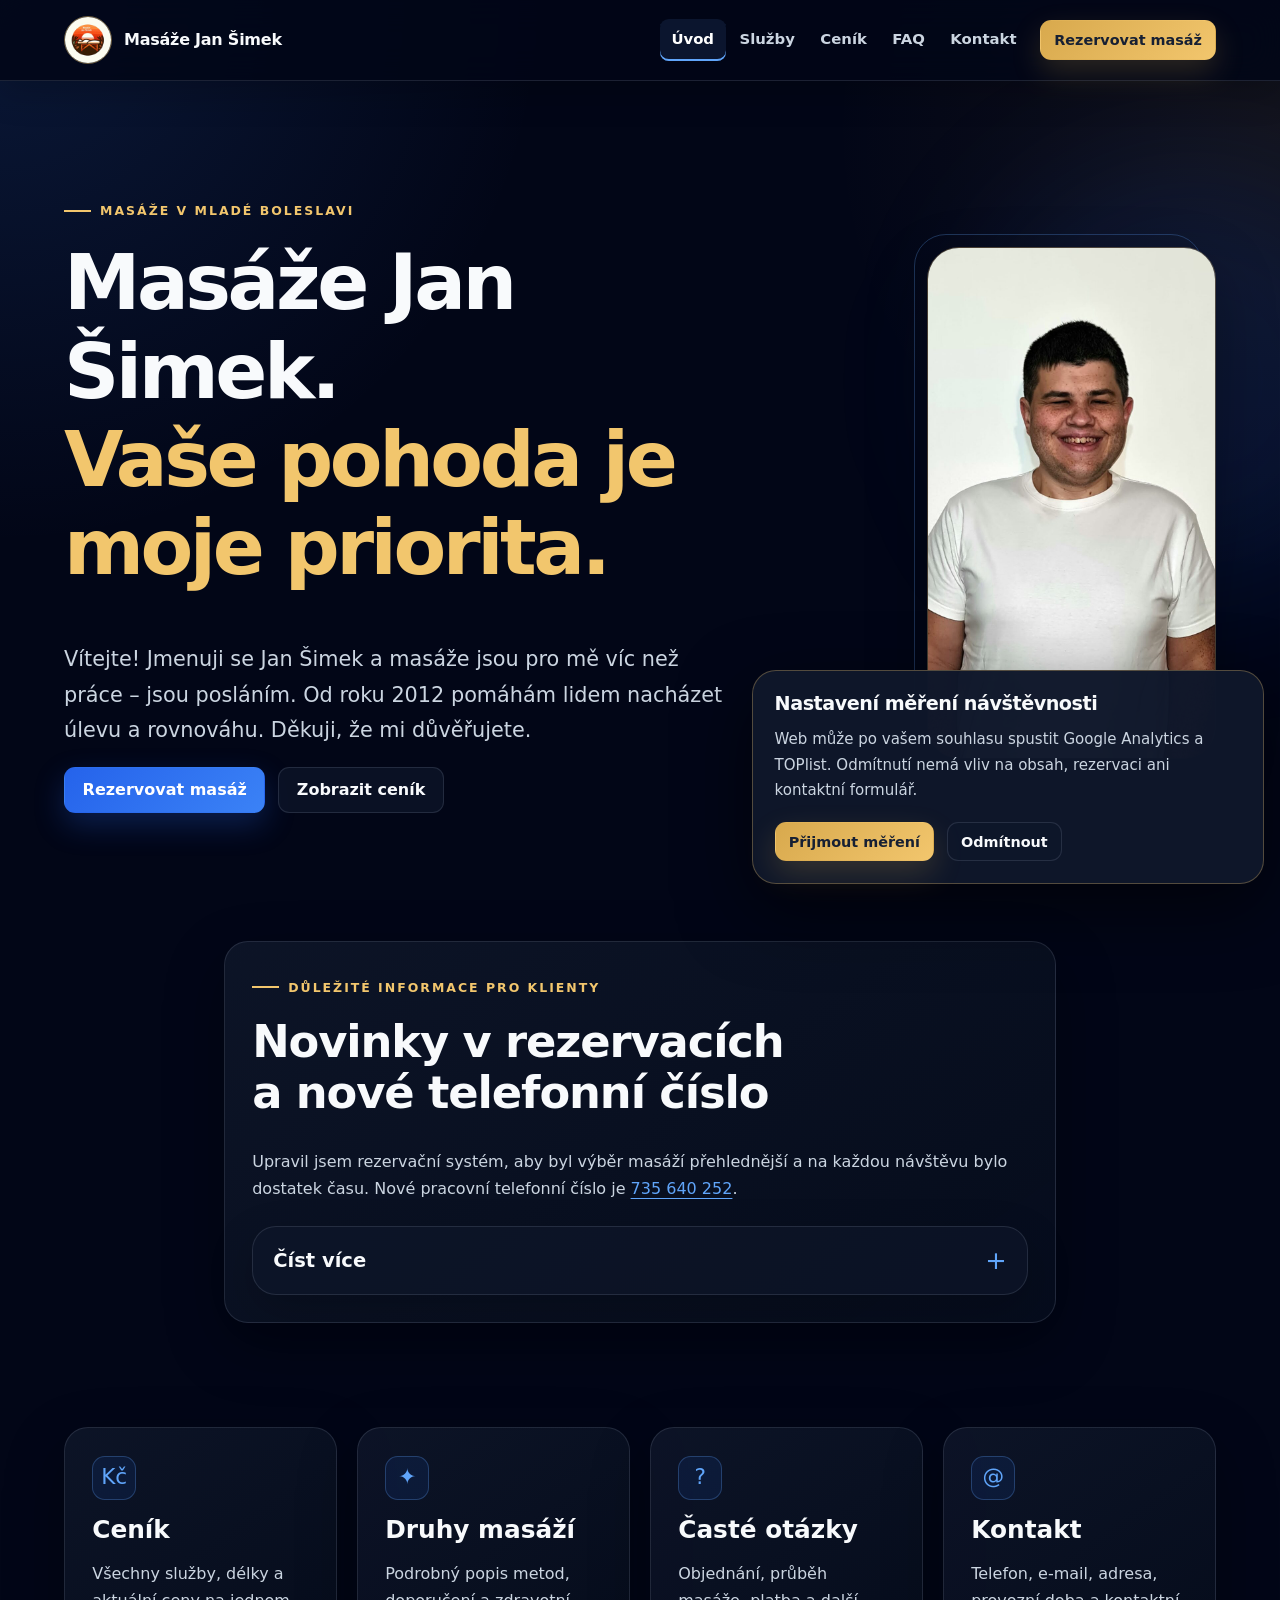
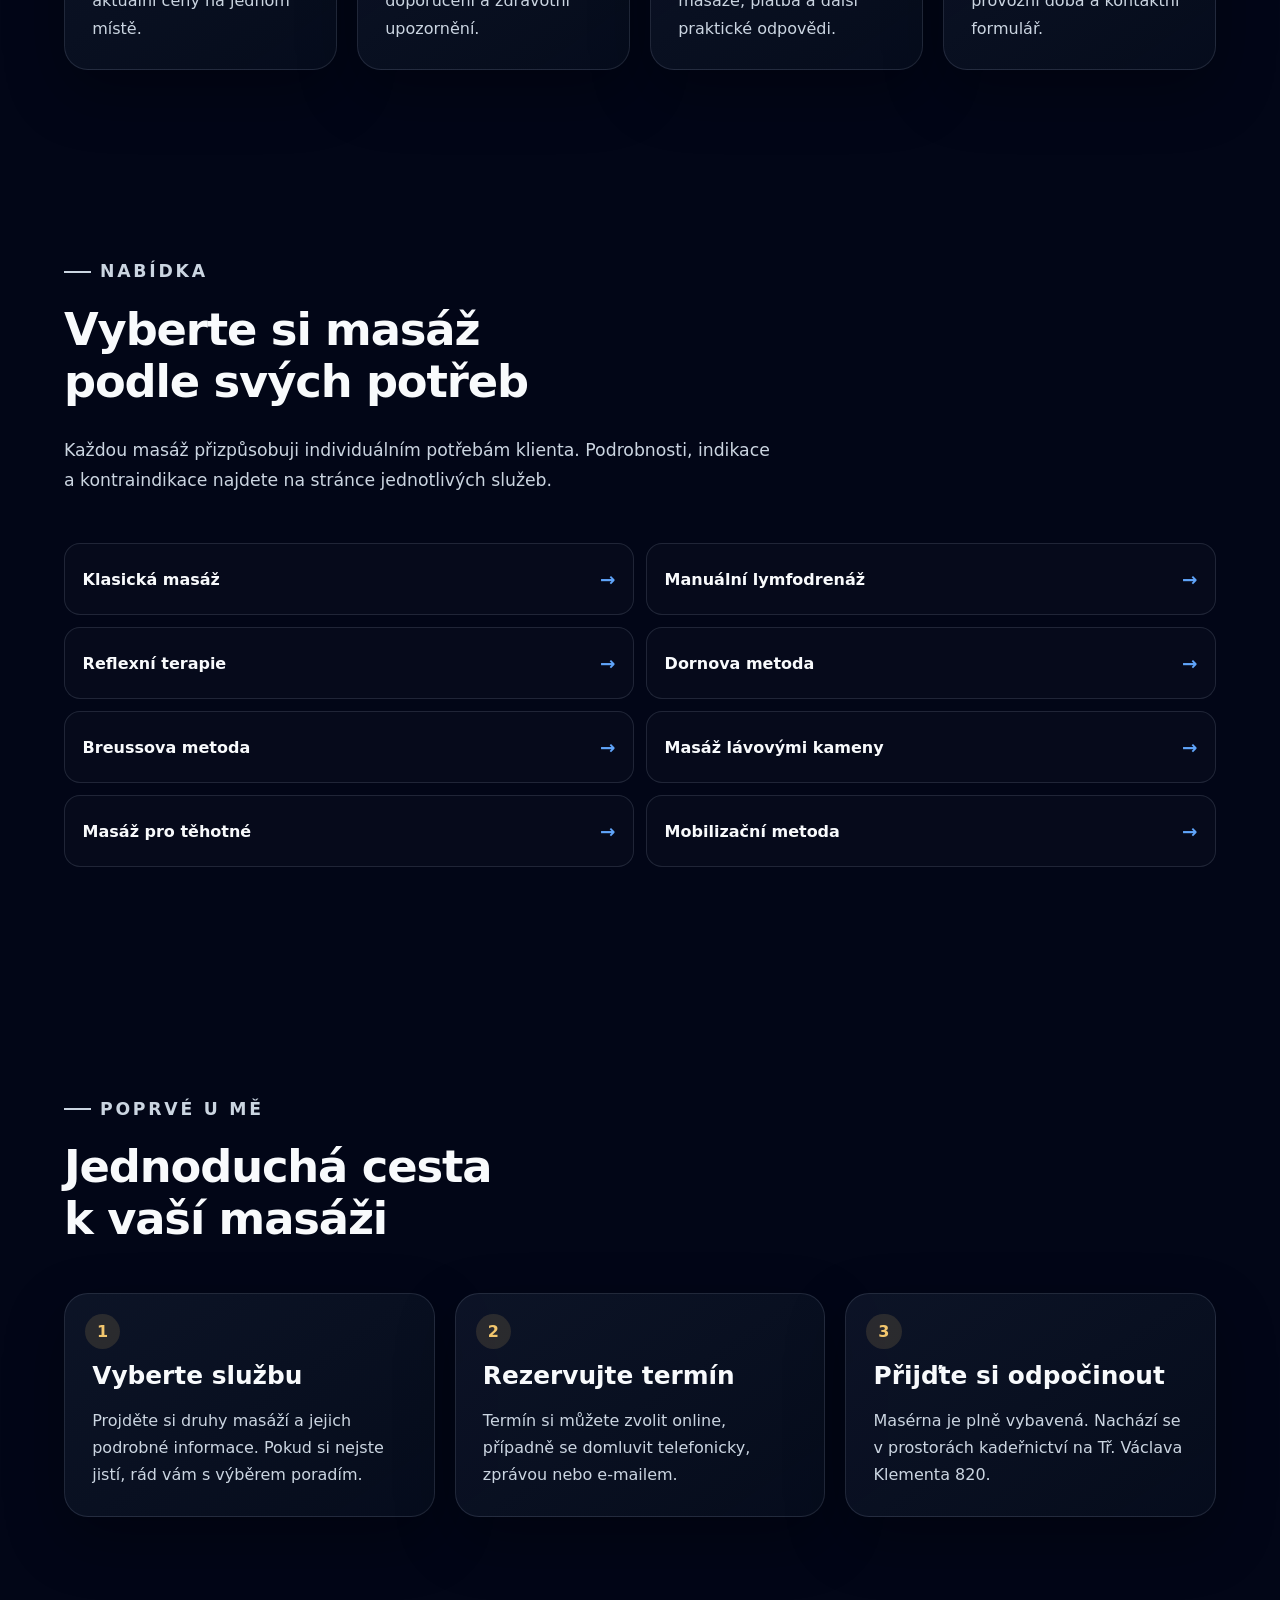
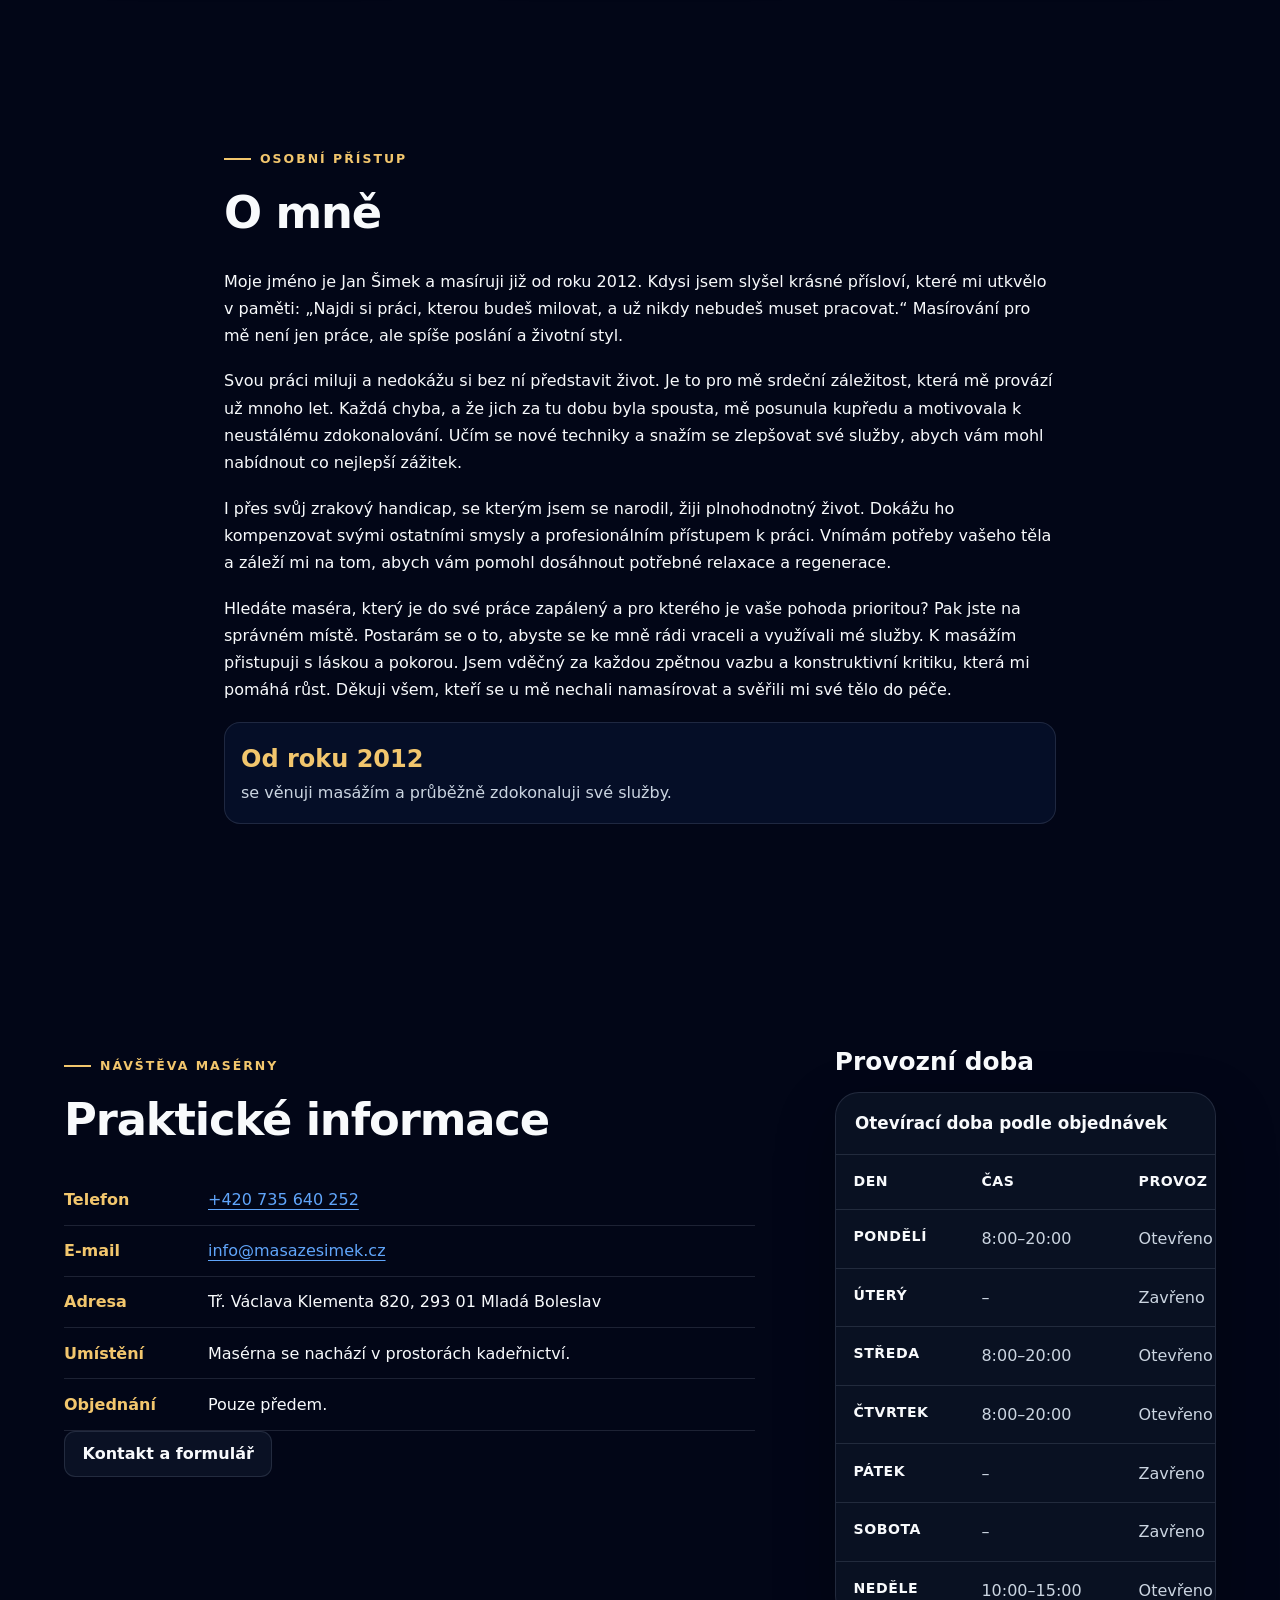
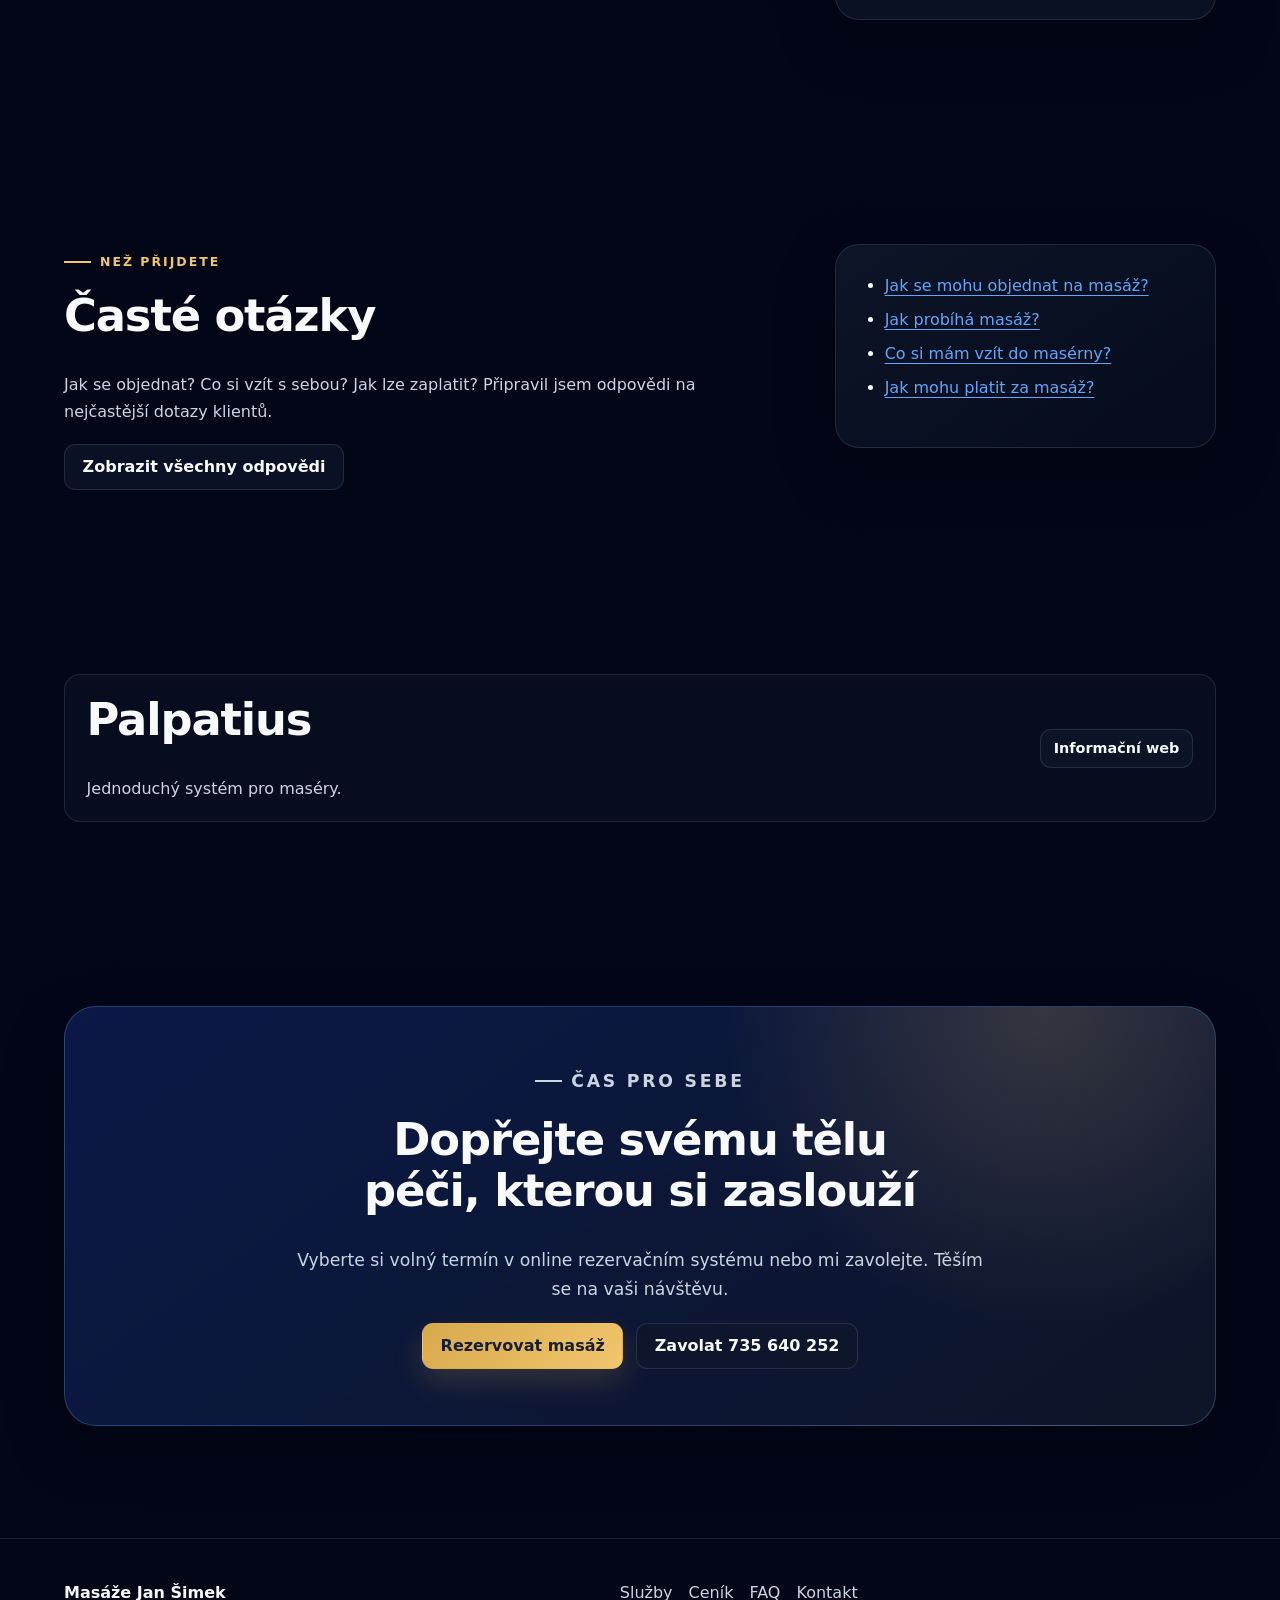
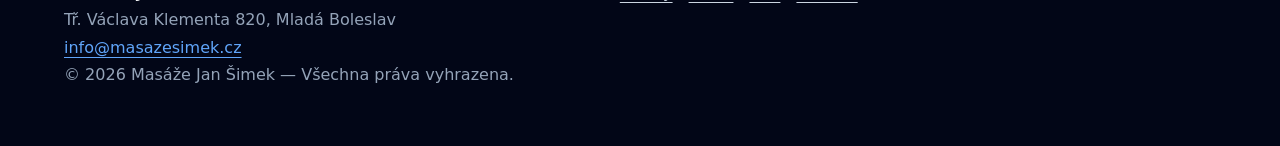
<file: index.html>
<!doctype html>
<html lang="cs">
<head>
  <meta charset="utf-8">
  <meta name="viewport" content="width=device-width, initial-scale=1">
  <title>Masáže Jan Šimek | Masáže v Mladé Boleslavi</title>
  <meta name="description" content="Profesionální masáže v Mladé Boleslavi. Klasická masáž, manuální lymfodrenáž, Dornova metoda, lávové kameny a další služby Jana Šimka.">
  <meta name="keywords" content="masáže, Mladá Boleslav, masér, relaxace, Jan Šimek, Dornova metoda, lávové kameny, klasická masáž, masáže Jan Šimek">
  <meta name="author" content="Jan Šimek">
  <meta name="robots" content="index, follow">
  <link rel="canonical" href="https://masazesimek.cz/">
  <meta property="og:type" content="website">
  <meta property="og:locale" content="cs_CZ">
  <meta property="og:title" content="Masáže Jan Šimek – vaše pohoda je moje priorita">
  <meta property="og:description" content="Profesionální masáže v Mladé Boleslavi. Vyberte si službu a rezervujte si termín online.">
  <meta property="og:url" content="https://masazesimek.cz/">
  <meta property="og:image" content="https://masazesimek.cz/data/foto.jpg">
  <link rel="stylesheet" href="css/main.css">
  <link rel="stylesheet" href="css/components.css">
  <link rel="stylesheet" href="css/pages.css">
  <script type="application/ld+json">
  {
    "@context": "https://schema.org",
    "@type": "LocalBusiness",
    "name": "Masáže Jan Šimek",
    "url": "https://masazesimek.cz/",
    "image": "https://masazesimek.cz/data/foto.jpg",
    "telephone": "+420735640252",
    "email": "info@masazesimek.cz",
    "address": {
      "@type": "PostalAddress",
      "streetAddress": "Tř. Václava Klementa 820",
      "postalCode": "293 01",
      "addressLocality": "Mladá Boleslav",
      "addressCountry": "CZ"
    },
    "openingHoursSpecification": [
      {"@type": "OpeningHoursSpecification", "dayOfWeek": ["Monday", "Wednesday", "Thursday"], "opens": "08:00", "closes": "20:00"},
      {"@type": "OpeningHoursSpecification", "dayOfWeek": "Sunday", "opens": "10:00", "closes": "15:00"}
    ]
  }
  </script>
  <script src="js/main.js" defer></script>
  <script src="js/analytics.js" defer></script>
  <script src="js/consent.js" defer></script>
</head>
<body>
  <a class="skip-link" href="#main-content">Přeskočit na hlavní obsah</a>
  <header class="site-header">
    <div class="container site-header__inner">
      <a class="brand" href="index.html"><img src="data/logo.jpg" width="128" height="128" alt="Logo Masáže Jan Šimek"><span>Masáže Jan Šimek</span></a>
      <button class="nav-toggle" type="button" data-menu-toggle aria-expanded="false" aria-controls="site-nav-list">Menu</button>
      <nav class="site-nav" aria-label="Hlavní navigace">
        <ul class="nav-list" id="site-nav-list" data-nav-list>
          <li><a href="index.html" aria-current="page">Úvod</a></li><li><a href="sluzby.html">Služby</a></li><li><a href="cenik.html">Ceník</a></li><li><a href="faq.html">FAQ</a></li><li><a href="kontakt.html">Kontakt</a></li>
        </ul>
        <a class="button button--gold button--small" href="https://www.sumupbookings.com/masaze-jan-simek?utm_source=button_widget" target="_blank" rel="noopener noreferrer">Rezervovat masáž<span class="sr-only"> – otevře se v nové kartě</span></a>
      </nav>
    </div>
  </header>

  <main id="main-content">
    <section class="home-hero">
      <div class="container home-hero__grid">
        <div>
          <p class="eyebrow">Masáže v Mladé Boleslavi</p>
          <h1>Masáže Jan Šimek.<br><span class="home-hero__tagline">Vaše pohoda je moje priorita.</span></h1>
          <p class="home-hero__lead">Vítejte! Jmenuji se Jan Šimek a masáže jsou pro mě víc než práce – jsou posláním. Od roku 2012 pomáhám lidem nacházet úlevu a rovnováhu. Děkuji, že mi důvěřujete.</p>
          <div class="button-row"><a class="button button--primary" href="https://www.sumupbookings.com/masaze-jan-simek?utm_source=button_widget" target="_blank" rel="noopener noreferrer">Rezervovat masáž<span class="sr-only"> – otevře se v nové kartě</span></a><a class="button button--secondary" href="cenik.html">Zobrazit ceník</a></div>
        </div>
        <figure class="hero-photo"><img src="data/foto.jpg" width="864" height="1536" alt="Jan Šimek, masér v Mladé Boleslavi"></figure>
      </div>
    </section>

    <section class="section--compact home-announcement" aria-labelledby="oznameni-title">
      <div class="container">
        <div class="card home-announcement__card">
          <p class="eyebrow">Důležité informace pro klienty</p>
          <h2 id="oznameni-title">Novinky v rezervacích a nové telefonní číslo</h2>

          <p>
            Upravil jsem rezervační systém, aby byl výběr masáží přehlednější
            a na každou návštěvu bylo dostatek času.
            Nové pracovní telefonní číslo je
            <a href="tel:+420735640252">735 640 252</a>.
          </p>

          <details class="content-details">
            <summary>Číst více</summary>
            <div class="detail-content">
              <p>
                Názvy masáží jsou nyní kratší a přehlednější.
                Ke každé masáži je navíc přidáno deset minut
                na převlečení, platbu a případné sjednání dalšího termínu.
                Samotná délka masáže ani její cena se nemění.
              </p>

              <p>
                Pro objednávky, dotazy a další komunikaci
                prosím nově používejte telefonní číslo
                <a href="tel:+420735640252">735 640 252</a>.
                Původní telefonní číslo již není hlavním kontaktem pro masáže.
              </p>

              <p>
                Děkuji za pochopení a těším se na vaši návštěvu!
              </p>
            </div>
          </details>
        </div>
      </div>
    </section>

    <section class="quick-links section--compact" aria-labelledby="rychle-odkazy">
      <div class="container"><h2 class="sr-only" id="rychle-odkazy">Rychlé odkazy</h2><div class="grid grid--4">
        <a class="card card--link" href="cenik.html"><span class="card__icon" aria-hidden="true">Kč</span><h3>Ceník</h3><p class="muted">Všechny služby, délky a aktuální ceny na jednom místě.</p></a>
        <a class="card card--link" href="sluzby.html"><span class="card__icon" aria-hidden="true">✦</span><h3>Druhy masáží</h3><p class="muted">Podrobný popis metod, doporučení a zdravotní upozornění.</p></a>
        <a class="card card--link" href="faq.html"><span class="card__icon" aria-hidden="true">?</span><h3>Časté otázky</h3><p class="muted">Objednání, průběh masáže, platba a další praktické odpovědi.</p></a>
        <a class="card card--link" href="kontakt.html"><span class="card__icon" aria-hidden="true">@</span><h3>Kontakt</h3><p class="muted">Telefon, e-mail, adresa, provozní doba a kontaktní formulář.</p></a>
      </div></div>
    </section>

    <section class="section" aria-labelledby="nabidka"><div class="container">
      <div class="section-heading"><p class="eyebrow">Nabídka</p><h2 id="nabidka">Vyberte si masáž podle svých potřeb</h2><p>Každou masáž přizpůsobuji individuálním potřebám klienta. Podrobnosti, indikace a kontraindikace najdete na stránce jednotlivých služeb.</p></div>
      <ul class="service-list">
        <li><a href="sluzby.html#klasicka-masaz">Klasická masáž</a></li><li><a href="sluzby.html#manualni-lymfodrenaz">Manuální lymfodrenáž</a></li><li><a href="sluzby.html#reflexni-terapie">Reflexní terapie</a></li><li><a href="sluzby.html#dornova-metoda">Dornova metoda</a></li><li><a href="sluzby.html#breussova-metoda">Breussova metoda</a></li><li><a href="sluzby.html#masaz-lavovymi-kameny">Masáž lávovými kameny</a></li><li><a href="sluzby.html#masaz-pro-tehotne">Masáž pro těhotné</a></li><li><a href="sluzby.html#mobilizacni-metoda">Mobilizační metoda</a></li>
      </ul>
    </div></section>

    <section class="section" aria-labelledby="nova-navsteva"><div class="container">
      <div class="section-heading"><p class="eyebrow">Poprvé u mě</p><h2 id="nova-navsteva">Jednoduchá cesta k vaší masáži</h2></div>
      <div class="grid grid--3 steps">
        <article class="card step-card"><h3>Vyberte službu</h3><p class="muted">Projděte si druhy masáží a jejich podrobné informace. Pokud si nejste jistí, rád vám s výběrem poradím.</p></article>
        <article class="card step-card"><h3>Rezervujte termín</h3><p class="muted">Termín si můžete zvolit online, případně se domluvit telefonicky, zprávou nebo e-mailem.</p></article>
        <article class="card step-card"><h3>Přijďte si odpočinout</h3><p class="muted">Masérna je plně vybavená. Nachází se v prostorách kadeřnictví na Tř. Václava Klementa 820.</p></article>
      </div>
    </div></section>

    <section class="section" aria-labelledby="o-mne"><div class="container about-single">
      <div class="content-column"><p class="eyebrow">Osobní přístup</p><h2 id="o-mne">O mně</h2>
        <p>Moje jméno je Jan Šimek a masíruji již od roku 2012. Kdysi jsem slyšel krásné přísloví, které mi utkvělo v paměti: „Najdi si práci, kterou budeš milovat, a už nikdy nebudeš muset pracovat.“ Masírování pro mě není jen práce, ale spíše poslání a životní styl.</p>
        <p>Svou práci miluji a nedokážu si bez ní představit život. Je to pro mě srdeční záležitost, která mě provází už mnoho let. Každá chyba, a že jich za tu dobu byla spousta, mě posunula kupředu a motivovala k neustálému zdokonalování. Učím se nové techniky a snažím se zlepšovat své služby, abych vám mohl nabídnout co nejlepší zážitek.</p>
        <p>I přes svůj zrakový handicap, se kterým jsem se narodil, žiji plnohodnotný život. Dokážu ho kompenzovat svými ostatními smysly a profesionálním přístupem k práci. Vnímám potřeby vašeho těla a záleží mi na tom, abych vám pomohl dosáhnout potřebné relaxace a regenerace.</p>
        <p>Hledáte maséra, který je do své práce zapálený a pro kterého je vaše pohoda prioritou? Pak jste na správném místě. Postarám se o to, abyste se ke mně rádi vraceli a využívali mé služby. K masážím přistupuji s láskou a pokorou. Jsem vděčný za každou zpětnou vazbu a konstruktivní kritiku, která mi pomáhá růst. Děkuji všem, kteří se u mě nechali namasírovat a svěřili mi své tělo do péče.</p>
        <div class="about-stat"><strong>Od roku 2012</strong><span class="muted">se věnuji masážím a průběžně zdokonaluji své služby.</span></div>
      </div>
    </div></section>

    <section class="section" aria-labelledby="prakticke-informace"><div class="container split">
      <div><p class="eyebrow">Návštěva masérny</p><h2 id="prakticke-informace">Praktické informace</h2>
        <ul class="info-list"><li><strong>Telefon</strong><span><a href="tel:+420735640252">+420 735 640 252</a></span></li><li><strong>E-mail</strong><span><a href="mailto:info@masazesimek.cz">info@masazesimek.cz</a></span></li><li><strong>Adresa</strong><span>Tř. Václava Klementa 820, 293 01 Mladá Boleslav</span></li><li><strong>Umístění</strong><span>Masérna se nachází v prostorách kadeřnictví.</span></li><li><strong>Objednání</strong><span>Pouze předem.</span></li></ul>
        <div class="button-row"><a class="button button--secondary" href="kontakt.html">Kontakt a formulář</a></div>
      </div>
      <div><h3>Provozní doba</h3><div class="table-wrap"><table class="hours-table"><caption>Otevírací doba podle objednávek</caption><thead><tr><th scope="col">Den</th><th scope="col">Čas</th><th scope="col">Provoz</th></tr></thead><tbody>
        <tr><th scope="row">Pondělí</th><td>8:00–20:00</td><td>Otevřeno dle objednávek</td></tr><tr><th scope="row">Úterý</th><td>–</td><td>Zavřeno</td></tr><tr><th scope="row">Středa</th><td>8:00–20:00</td><td>Otevřeno dle objednávek</td></tr><tr><th scope="row">Čtvrtek</th><td>8:00–20:00</td><td>Otevřeno dle objednávek</td></tr><tr><th scope="row">Pátek</th><td>–</td><td>Zavřeno</td></tr><tr><th scope="row">Sobota</th><td>–</td><td>Zavřeno</td></tr><tr><th scope="row">Neděle</th><td>10:00–15:00</td><td>Otevřeno dle objednávek</td></tr>
      </tbody></table></div></div>
    </div></section>

    <section class="section" aria-labelledby="faq-upoutavka"><div class="container split">
      <div><p class="eyebrow">Než přijdete</p><h2 id="faq-upoutavka">Časté otázky</h2><p class="muted">Jak se objednat? Co si vzít s sebou? Jak lze zaplatit? Připravil jsem odpovědi na nejčastější dotazy klientů.</p><a class="button button--secondary" href="faq.html">Zobrazit všechny odpovědi</a></div>
      <div class="card"><ul><li><a href="faq.html#jak-se-objednat">Jak se mohu objednat na masáž?</a></li><li><a href="faq.html#jak-probiha-masaz">Jak probíhá masáž?</a></li><li><a href="faq.html#co-si-vzit">Co si mám vzít do masérny?</a></li><li><a href="faq.html#zpusoby-platby">Jak mohu platit za masáž?</a></li></ul></div>
    </div></section>

    <section class="section--compact" aria-labelledby="palpatius-title"><div class="container"><div class="palpatius"><div><h2 id="palpatius-title">Palpatius</h2><p class="muted">Jednoduchý systém pro maséry.</p></div><a class="button button--secondary button--small" href="https://www.palpatius.cz" target="_blank" rel="noopener noreferrer">Informační web<span class="sr-only"> – otevře se v nové kartě</span></a></div></div></section>

    <section class="section" aria-labelledby="rezervace-title"><div class="container"><div class="cta-panel"><p class="eyebrow">Čas pro sebe</p><h2 id="rezervace-title">Dopřejte svému tělu péči, kterou si zaslouží</h2><p>Vyberte si volný termín v online rezervačním systému nebo mi zavolejte. Těším se na vaši návštěvu.</p><div class="button-row"><a class="button button--gold" href="https://www.sumupbookings.com/masaze-jan-simek?utm_source=button_widget" target="_blank" rel="noopener noreferrer">Rezervovat masáž<span class="sr-only"> – otevře se v nové kartě</span></a><a class="button button--secondary" href="tel:+420735640252">Zavolat 735 640 252</a></div></div></div></section>
  </main>

  <footer class="site-footer"><div class="container site-footer__inner"><div><strong>Masáže Jan Šimek</strong><br>Tř. Václava Klementa 820, Mladá Boleslav<br><a href="mailto:info@masazesimek.cz">info@masazesimek.cz</a></div><nav class="footer-nav" aria-label="Navigace v zápatí"><a href="sluzby.html">Služby</a><a href="cenik.html">Ceník</a><a href="faq.html">FAQ</a><a href="kontakt.html">Kontakt</a></nav><div class="toplist" data-toplist aria-label="TOPlist se zobrazí pouze po souhlasu s měřením návštěvnosti"></div></div><div class="container"><p class="subtle">© <span data-current-year></span> Masáže Jan Šimek — Všechna práva vyhrazena.</p></div></footer>

  <section class="cookie-banner" id="cookie-banner" aria-labelledby="cookie-title" hidden><h2 id="cookie-title">Nastavení měření návštěvnosti</h2><p>Web může po vašem souhlasu spustit Google Analytics a TOPlist. Odmítnutí nemá vliv na obsah, rezervaci ani kontaktní formulář.</p><div class="button-row"><button class="button button--gold button--small" type="button" data-consent-accept>Přijmout měření</button><button class="button button--secondary button--small" type="button" data-consent-reject>Odmítnout</button></div></section>
</body>
</html>
</file>
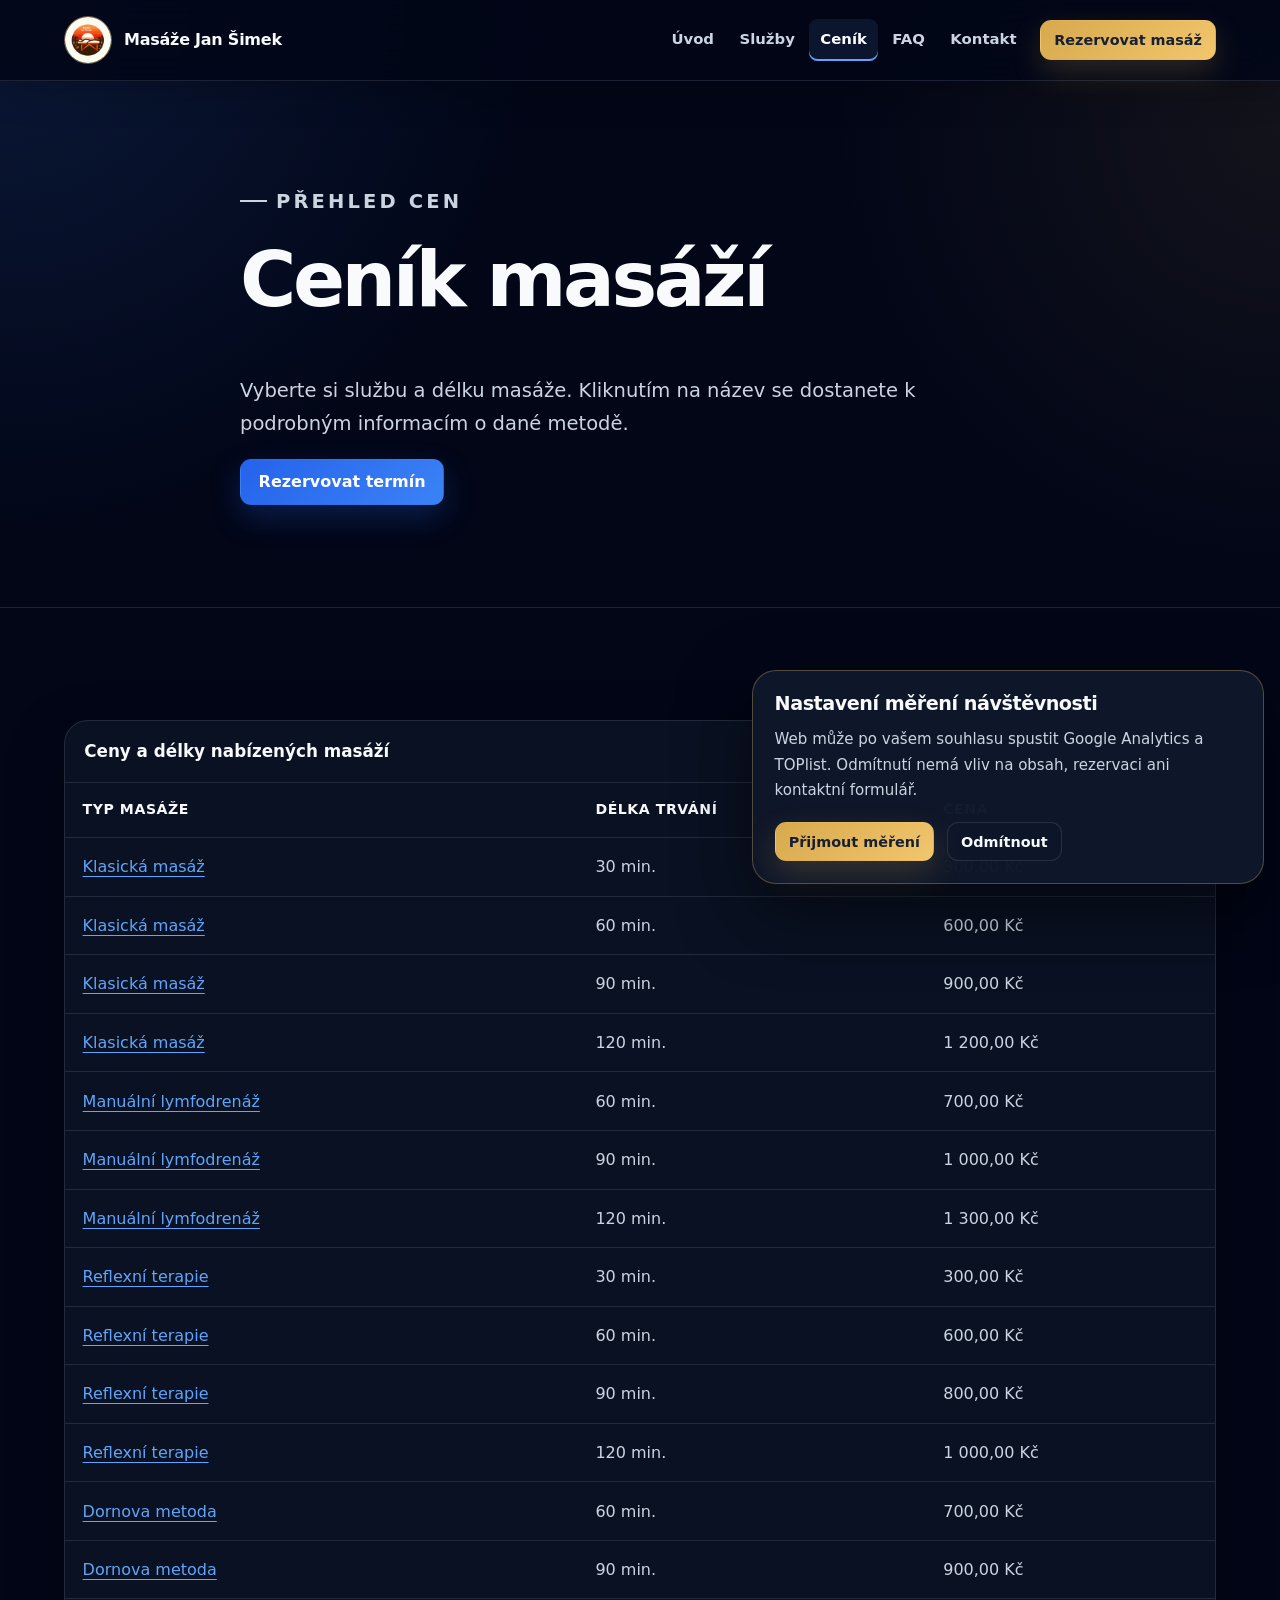
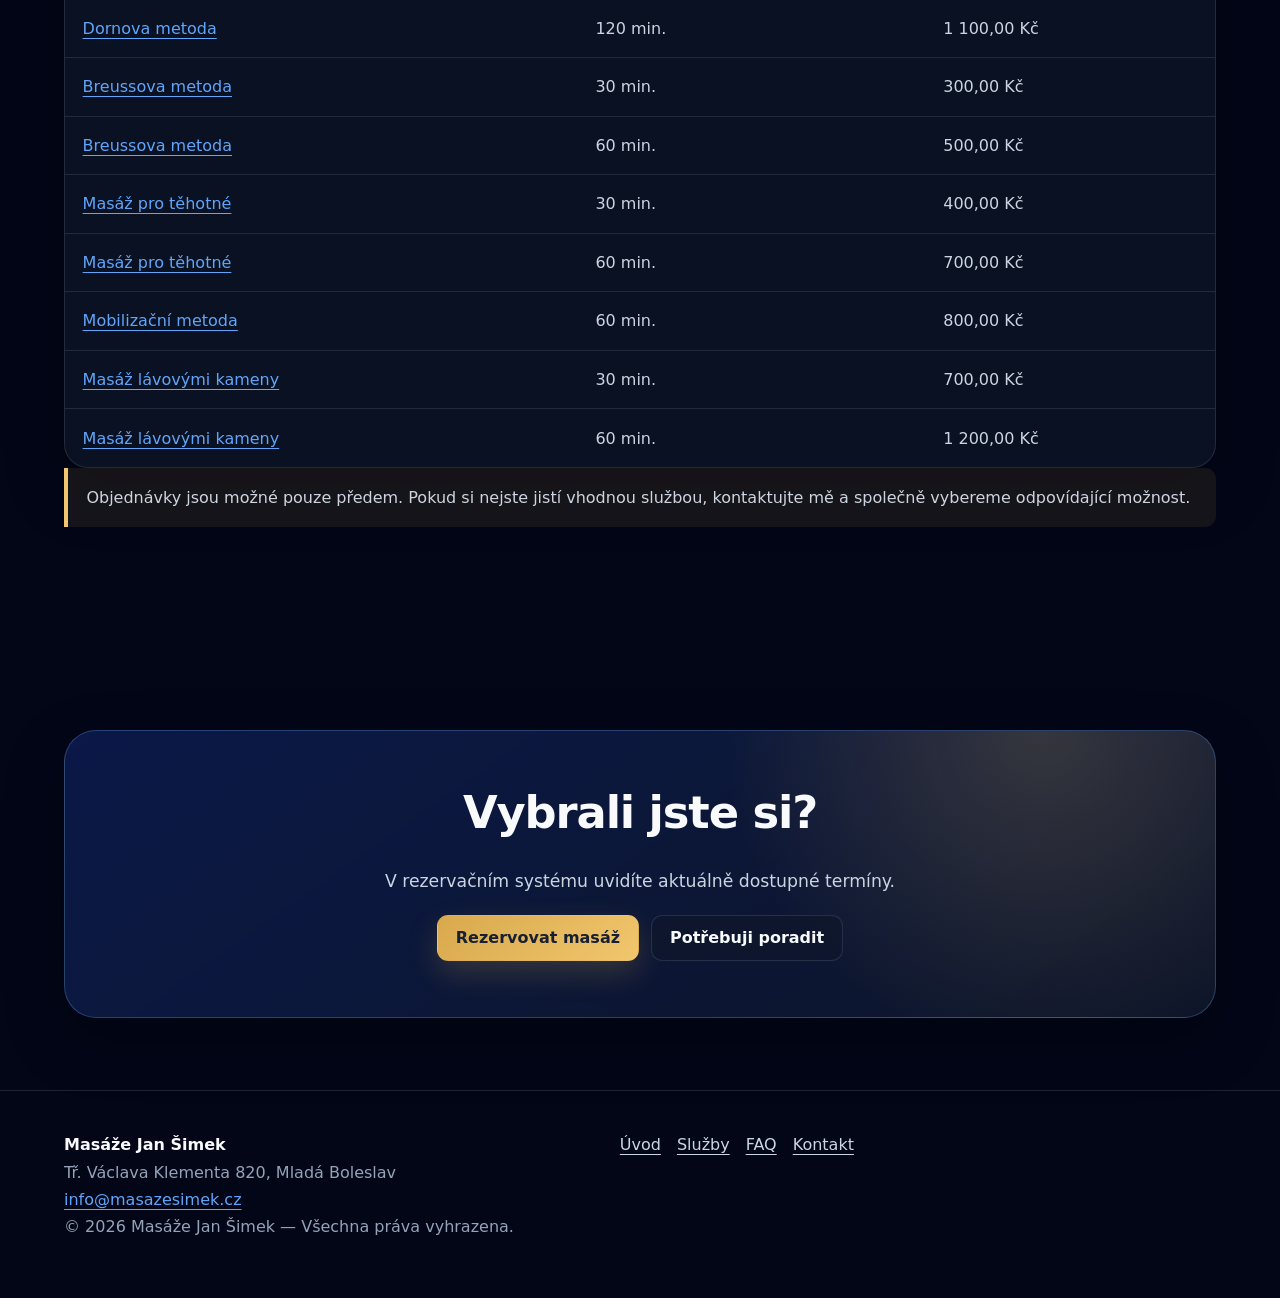
<file: cenik.html>
<!doctype html>
<html lang="cs">
<head>
  <meta charset="utf-8"><meta name="viewport" content="width=device-width, initial-scale=1">
  <title>Ceník masáží | Masáže Jan Šimek</title>
  <meta name="description" content="Kompletní ceník masáží Jana Šimka v Mladé Boleslavi včetně délek jednotlivých služeb a možnosti online rezervace.">
  <meta name="robots" content="index, follow"><link rel="canonical" href="https://masazesimek.cz/cenik.html">
  <meta property="og:type" content="website"><meta property="og:locale" content="cs_CZ"><meta property="og:title" content="Ceník masáží | Masáže Jan Šimek"><meta property="og:description" content="Všechny nabízené masáže, délky a ceny na jednom místě."><meta property="og:url" content="https://masazesimek.cz/cenik.html"><meta property="og:image" content="https://masazesimek.cz/data/foto.jpg">
  <link rel="stylesheet" href="css/main.css"><link rel="stylesheet" href="css/components.css"><link rel="stylesheet" href="css/pages.css">
  <script src="js/main.js" defer></script><script src="js/analytics.js" defer></script><script src="js/consent.js" defer></script>
</head>
<body>
  <a class="skip-link" href="#main-content">Přeskočit na hlavní obsah</a>
  <header class="site-header"><div class="container site-header__inner">
    <a class="brand" href="index.html"><img src="data/logo.jpg" width="128" height="128" alt="Logo Masáže Jan Šimek"><span>Masáže Jan Šimek</span></a>
    <button class="nav-toggle" type="button" data-menu-toggle aria-expanded="false" aria-controls="site-nav-list">Menu</button>
    <nav class="site-nav" aria-label="Hlavní navigace"><ul class="nav-list" id="site-nav-list" data-nav-list><li><a href="index.html">Úvod</a></li><li><a href="sluzby.html">Služby</a></li><li><a href="cenik.html" aria-current="page">Ceník</a></li><li><a href="faq.html">FAQ</a></li><li><a href="kontakt.html">Kontakt</a></li></ul><a class="button button--gold button--small" href="https://www.sumupbookings.com/masaze-jan-simek?utm_source=button_widget" target="_blank" rel="noopener noreferrer">Rezervovat masáž<span class="sr-only"> – otevře se v nové kartě</span></a></nav>
  </div></header>

  <main id="main-content">
    <header class="page-hero"><div class="container page-hero__inner"><p class="eyebrow">Přehled cen</p><h1>Ceník masáží</h1><p>Vyberte si službu a délku masáže. Kliknutím na název se dostanete k podrobným informacím o dané metodě.</p><div class="button-row"><a class="button button--primary" href="https://www.sumupbookings.com/masaze-jan-simek?utm_source=button_widget" target="_blank" rel="noopener noreferrer">Rezervovat termín<span class="sr-only"> – otevře se v nové kartě</span></a></div></div></header>

    <section class="section" aria-labelledby="cenik-title"><div class="container">
      <h2 class="sr-only" id="cenik-title">Kompletní tabulka cen</h2>
      <div class="table-wrap"><table class="price-table">
        <caption>Ceny a délky nabízených masáží</caption>
        <thead><tr><th scope="col">Typ masáže</th><th scope="col">Délka trvání</th><th scope="col">Cena</th></tr></thead>
        <tbody>
          <tr><td><a href="sluzby.html#klasicka-masaz">Klasická masáž</a></td><td>30 min.</td><td>300,00 Kč</td></tr>
          <tr><td><a href="sluzby.html#klasicka-masaz">Klasická masáž</a></td><td>60 min.</td><td>600,00 Kč</td></tr>
          <tr><td><a href="sluzby.html#klasicka-masaz">Klasická masáž</a></td><td>90 min.</td><td>900,00 Kč</td></tr>
          <tr><td><a href="sluzby.html#klasicka-masaz">Klasická masáž</a></td><td>120 min.</td><td>1 200,00 Kč</td></tr>
          <tr><td><a href="sluzby.html#manualni-lymfodrenaz">Manuální lymfodrenáž</a></td><td>60 min.</td><td>700,00 Kč</td></tr>
          <tr><td><a href="sluzby.html#manualni-lymfodrenaz">Manuální lymfodrenáž</a></td><td>90 min.</td><td>1 000,00 Kč</td></tr>
          <tr><td><a href="sluzby.html#manualni-lymfodrenaz">Manuální lymfodrenáž</a></td><td>120 min.</td><td>1 300,00 Kč</td></tr>
          <tr><td><a href="sluzby.html#reflexni-terapie">Reflexní terapie</a></td><td>30 min.</td><td>300,00 Kč</td></tr>
          <tr><td><a href="sluzby.html#reflexni-terapie">Reflexní terapie</a></td><td>60 min.</td><td>600,00 Kč</td></tr>
          <tr><td><a href="sluzby.html#reflexni-terapie">Reflexní terapie</a></td><td>90 min.</td><td>800,00 Kč</td></tr>
          <tr><td><a href="sluzby.html#reflexni-terapie">Reflexní terapie</a></td><td>120 min.</td><td>1 000,00 Kč</td></tr>
          <tr><td><a href="sluzby.html#dornova-metoda">Dornova metoda</a></td><td>60 min.</td><td>700,00 Kč</td></tr>
          <tr><td><a href="sluzby.html#dornova-metoda">Dornova metoda</a></td><td>90 min.</td><td>900,00 Kč</td></tr>
          <tr><td><a href="sluzby.html#dornova-metoda">Dornova metoda</a></td><td>120 min.</td><td>1 100,00 Kč</td></tr>
          <tr><td><a href="sluzby.html#breussova-metoda">Breussova metoda</a></td><td>30 min.</td><td>300,00 Kč</td></tr>
          <tr><td><a href="sluzby.html#breussova-metoda">Breussova metoda</a></td><td>60 min.</td><td>500,00 Kč</td></tr>
          <tr><td><a href="sluzby.html#masaz-pro-tehotne">Masáž pro těhotné</a></td><td>30 min.</td><td>400,00 Kč</td></tr>
          <tr><td><a href="sluzby.html#masaz-pro-tehotne">Masáž pro těhotné</a></td><td>60 min.</td><td>700,00 Kč</td></tr>
          <tr><td><a href="sluzby.html#mobilizacni-metoda">Mobilizační metoda</a></td><td>60 min.</td><td>800,00 Kč</td></tr>
          <tr><td><a href="sluzby.html#masaz-lavovymi-kameny">Masáž lávovými kameny</a></td><td>30 min.</td><td>700,00 Kč</td></tr>
          <tr><td><a href="sluzby.html#masaz-lavovymi-kameny">Masáž lávovými kameny</a></td><td>60 min.</td><td>1 200,00 Kč</td></tr>
        </tbody>
      </table></div>
      <p class="notice">Objednávky jsou možné pouze předem. Pokud si nejste jistí vhodnou službou, kontaktujte mě a společně vybereme odpovídající možnost.</p>
    </div></section>

    <section class="section--compact"><div class="container"><div class="cta-panel"><h2>Vybrali jste si?</h2><p>V rezervačním systému uvidíte aktuálně dostupné termíny.</p><div class="button-row"><a class="button button--gold" href="https://www.sumupbookings.com/masaze-jan-simek?utm_source=button_widget" target="_blank" rel="noopener noreferrer">Rezervovat masáž<span class="sr-only"> – otevře se v nové kartě</span></a><a class="button button--secondary" href="kontakt.html">Potřebuji poradit</a></div></div></div></section>
  </main>

  <footer class="site-footer"><div class="container site-footer__inner"><div><strong>Masáže Jan Šimek</strong><br>Tř. Václava Klementa 820, Mladá Boleslav<br><a href="mailto:info@masazesimek.cz">info@masazesimek.cz</a></div><nav class="footer-nav" aria-label="Navigace v zápatí"><a href="index.html">Úvod</a><a href="sluzby.html">Služby</a><a href="faq.html">FAQ</a><a href="kontakt.html">Kontakt</a></nav><div class="toplist" data-toplist aria-label="TOPlist se zobrazí pouze po souhlasu s měřením návštěvnosti"></div></div><div class="container"><p class="subtle">© <span data-current-year></span> Masáže Jan Šimek — Všechna práva vyhrazena.</p></div></footer>
  <section class="cookie-banner" id="cookie-banner" aria-labelledby="cookie-title" hidden><h2 id="cookie-title">Nastavení měření návštěvnosti</h2><p>Web může po vašem souhlasu spustit Google Analytics a TOPlist. Odmítnutí nemá vliv na obsah, rezervaci ani kontaktní formulář.</p><div class="button-row"><button class="button button--gold button--small" type="button" data-consent-accept>Přijmout měření</button><button class="button button--secondary button--small" type="button" data-consent-reject>Odmítnout</button></div></section>
</body>
</html>
</file>
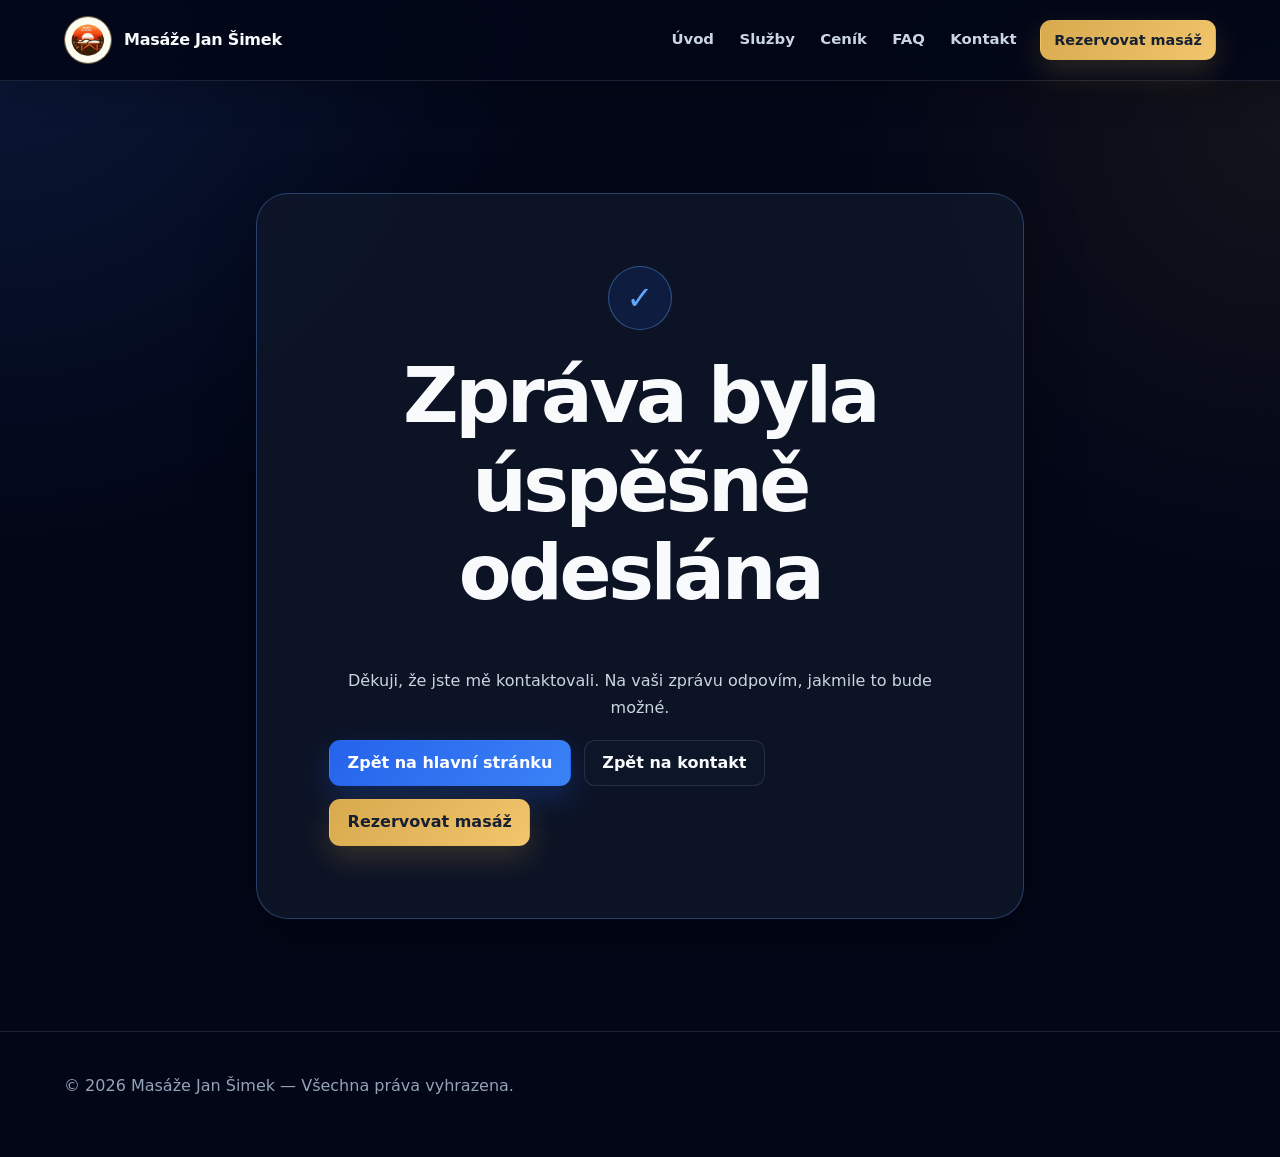
<file: dekujeme.html>
<!doctype html>
<html lang="cs">
<head>
  <meta charset="utf-8"><meta name="viewport" content="width=device-width, initial-scale=1">
  <title>Zpráva byla odeslána | Masáže Jan Šimek</title>
  <meta name="description" content="Potvrzení odeslání kontaktního formuláře Masáže Jan Šimek.">
  <meta name="robots" content="noindex, follow"><link rel="canonical" href="https://masazesimek.cz/dekujeme.html">
  <meta property="og:type" content="website"><meta property="og:locale" content="cs_CZ"><meta property="og:title" content="Zpráva byla odeslána | Masáže Jan Šimek"><meta property="og:description" content="Děkuji za vaši zprávu."><meta property="og:url" content="https://masazesimek.cz/dekujeme.html"><meta property="og:image" content="https://masazesimek.cz/data/foto.jpg">
  <link rel="stylesheet" href="css/main.css"><link rel="stylesheet" href="css/components.css"><link rel="stylesheet" href="css/pages.css"><script src="js/main.js" defer></script>
</head>
<body>
  <a class="skip-link" href="#main-content">Přeskočit na hlavní obsah</a>
  <header class="site-header"><div class="container site-header__inner"><a class="brand" href="index.html"><img src="data/logo.jpg" width="128" height="128" alt="Logo Masáže Jan Šimek"><span>Masáže Jan Šimek</span></a><button class="nav-toggle" type="button" data-menu-toggle aria-expanded="false" aria-controls="site-nav-list">Menu</button><nav class="site-nav" aria-label="Hlavní navigace"><ul class="nav-list" id="site-nav-list" data-nav-list><li><a href="index.html">Úvod</a></li><li><a href="sluzby.html">Služby</a></li><li><a href="cenik.html">Ceník</a></li><li><a href="faq.html">FAQ</a></li><li><a href="kontakt.html">Kontakt</a></li></ul><a class="button button--gold button--small" href="https://www.sumupbookings.com/masaze-jan-simek?utm_source=button_widget" target="_blank" rel="noopener noreferrer">Rezervovat masáž<span class="sr-only"> – otevře se v nové kartě</span></a></nav></div></header>
  <main id="main-content" class="section"><div class="container"><section class="success-panel" aria-labelledby="success-title"><div class="success-mark" aria-hidden="true">✓</div><h1 id="success-title">Zpráva byla úspěšně odeslána</h1><p class="muted">Děkuji, že jste mě kontaktovali. Na vaši zprávu odpovím, jakmile to bude možné.</p><div class="button-row"><a class="button button--primary" href="index.html">Zpět na hlavní stránku</a><a class="button button--secondary" href="kontakt.html">Zpět na kontakt</a><a class="button button--gold" href="https://www.sumupbookings.com/masaze-jan-simek?utm_source=button_widget" target="_blank" rel="noopener noreferrer">Rezervovat masáž<span class="sr-only"> – otevře se v nové kartě</span></a></div></section></div></main>
  <footer class="site-footer"><div class="container"><p>© <span data-current-year></span> Masáže Jan Šimek — Všechna práva vyhrazena.</p></div></footer>
</body>
</html>
</file>
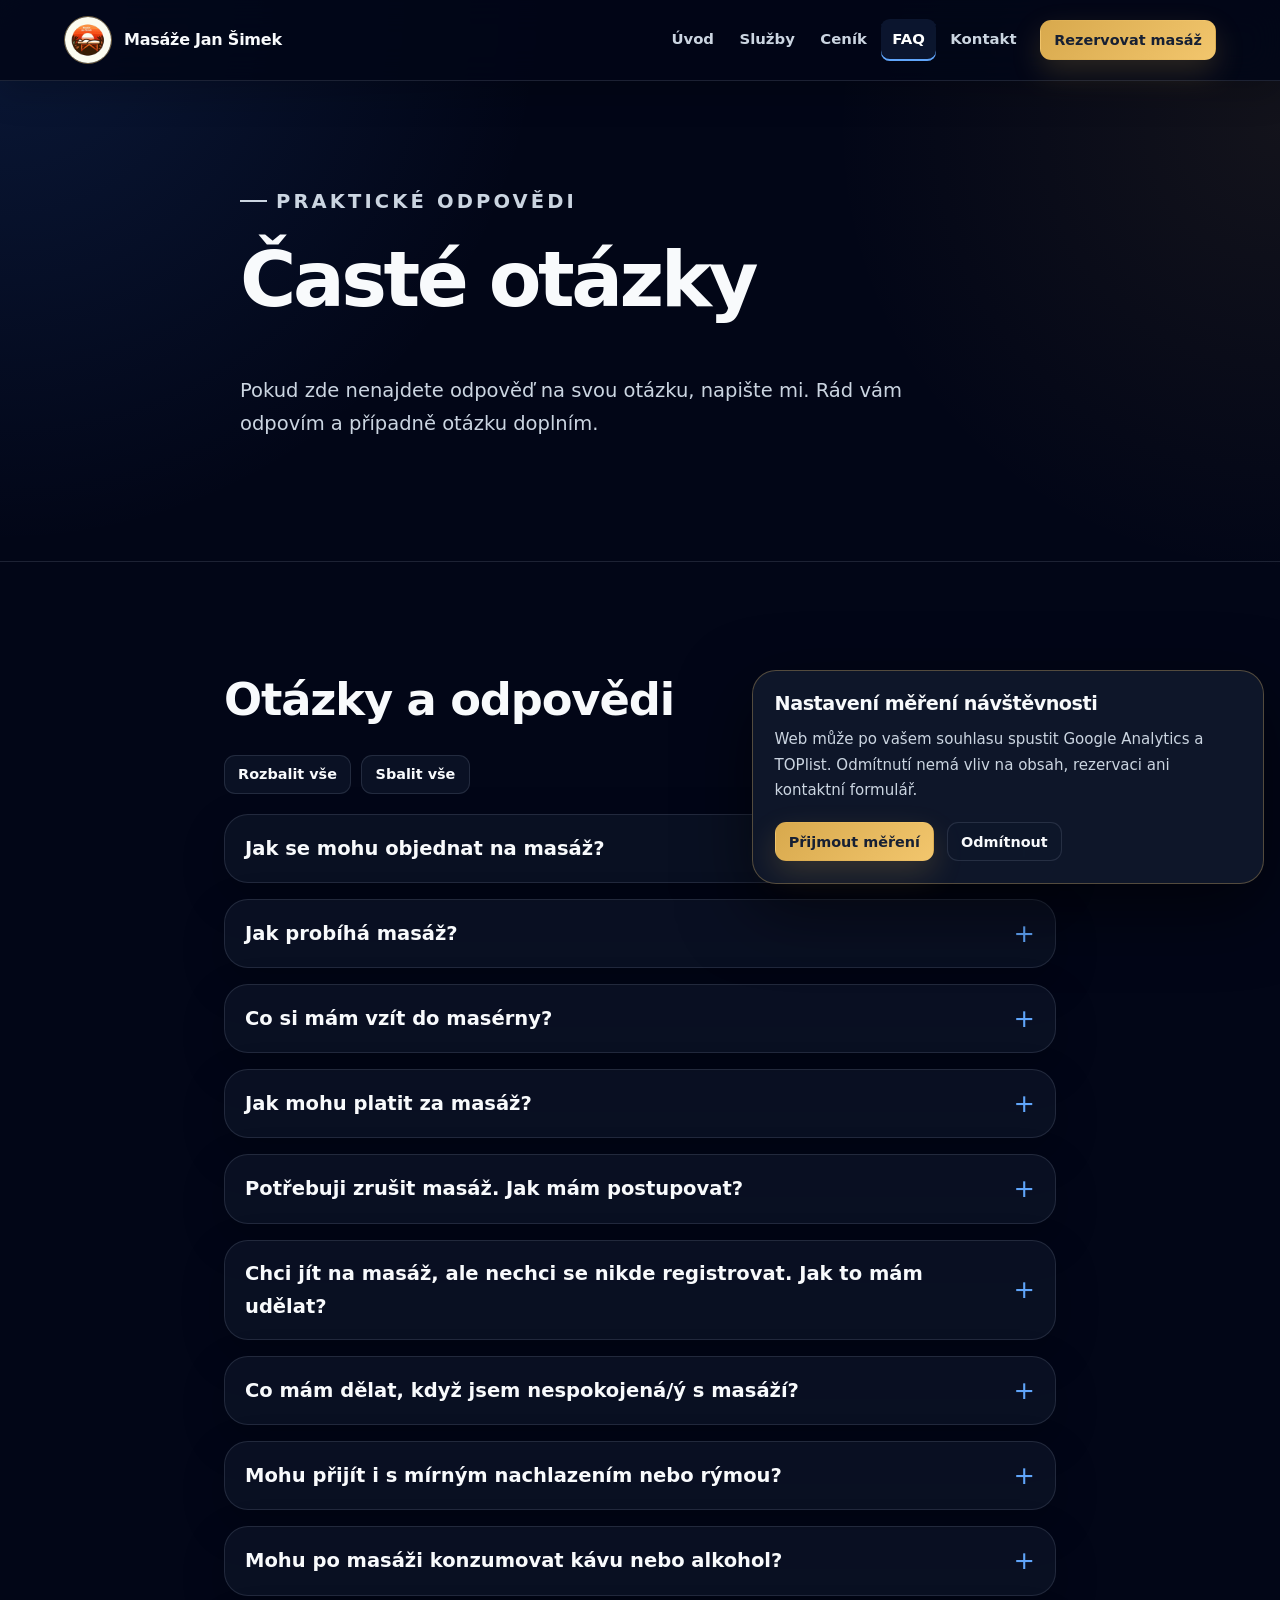
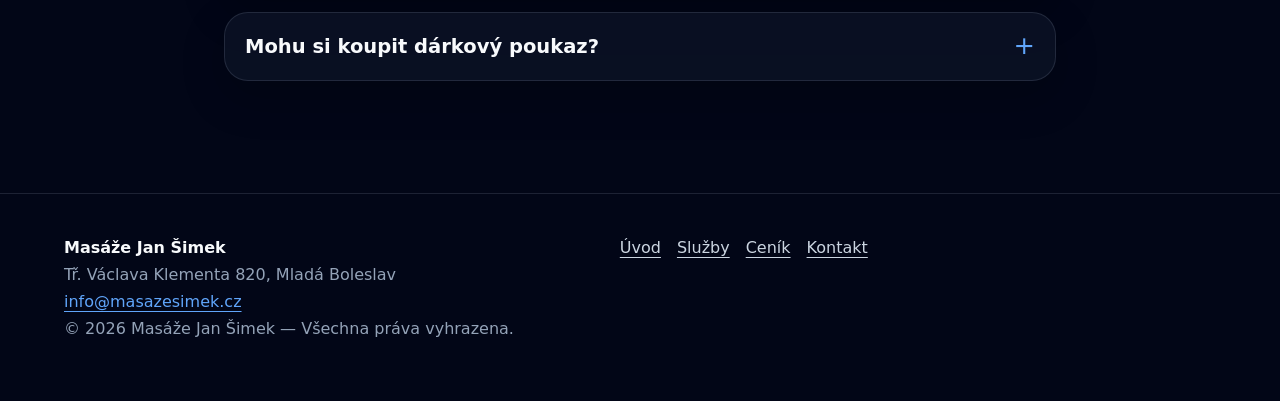
<file: faq.html>
<!doctype html>
<html lang="cs">
<head>
  <meta charset="utf-8"><meta name="viewport" content="width=device-width, initial-scale=1">
  <title>Časté otázky o masážích | Masáže Jan Šimek</title>
  <meta name="description" content="Odpovědi na časté otázky o objednání, průběhu masáže, platbě, přípravě, rušení termínu a dárkových poukazech.">
  <meta name="robots" content="index, follow"><link rel="canonical" href="https://masazesimek.cz/faq.html">
  <meta property="og:type" content="website"><meta property="og:locale" content="cs_CZ"><meta property="og:title" content="Časté otázky | Masáže Jan Šimek"><meta property="og:description" content="Praktické odpovědi před první i další návštěvou masérny."><meta property="og:url" content="https://masazesimek.cz/faq.html"><meta property="og:image" content="https://masazesimek.cz/data/foto.jpg">
  <link rel="stylesheet" href="css/main.css"><link rel="stylesheet" href="css/components.css"><link rel="stylesheet" href="css/pages.css">
  <script src="js/main.js" defer></script><script src="js/details.js" defer></script><script src="js/speech.js" defer></script><script src="js/analytics.js" defer></script><script src="js/consent.js" defer></script>
</head>
<body>
  <a class="skip-link" href="#main-content">Přeskočit na hlavní obsah</a>
  <header class="site-header"><div class="container site-header__inner"><a class="brand" href="index.html"><img src="data/logo.jpg" width="128" height="128" alt="Logo Masáže Jan Šimek"><span>Masáže Jan Šimek</span></a><button class="nav-toggle" type="button" data-menu-toggle aria-expanded="false" aria-controls="site-nav-list">Menu</button><nav class="site-nav" aria-label="Hlavní navigace"><ul class="nav-list" id="site-nav-list" data-nav-list><li><a href="index.html">Úvod</a></li><li><a href="sluzby.html">Služby</a></li><li><a href="cenik.html">Ceník</a></li><li><a href="faq.html" aria-current="page">FAQ</a></li><li><a href="kontakt.html">Kontakt</a></li></ul><a class="button button--gold button--small" href="https://www.sumupbookings.com/masaze-jan-simek?utm_source=button_widget" target="_blank" rel="noopener noreferrer">Rezervovat masáž<span class="sr-only"> – otevře se v nové kartě</span></a></nav></div></header>

  <main id="main-content">
    <header class="page-hero"><div class="container page-hero__inner"><p class="eyebrow">Praktické odpovědi</p><h1>Časté otázky</h1><p>Pokud zde nenajdete odpověď na svou otázku, napište mi. Rád vám odpovím a případně otázku doplním.</p></div></header>
    <section class="section" aria-labelledby="faq-list-title"><div class="container content-column">
      <h2 id="faq-list-title">Otázky a odpovědi</h2>
      <div class="details-toolbar"><button class="button button--secondary button--small" type="button" data-expand-all>Rozbalit vše</button><button class="button button--secondary button--small" type="button" data-collapse-all>Sbalit vše</button></div>
      <div data-details-group>
        <details class="content-details" id="jak-se-objednat" data-speech-section><summary>Jak se mohu objednat na masáž?</summary><div class="detail-content" data-speech-content>
          <p>Objednání je snadné a můžete si vybrat z několika způsobů:</p>
          <p>Telefonicky: Zavolejte mi na číslo 704 715 817.</p>
          <p>SMS nebo WhatsApp: Stačí mi napsat zprávu s vaším požadavkem.</p>
          <p>E-mailem: Napište mi na info@masazesimek.cz.</p>
          <p>Online rezervace: Klikněte na rezervační tlačítko na úvodní stránce mého webu. Budete přesměrováni na mou online rezervační stránku, kde si jednoduše vyberete masáž a volný termín.</p>
          <p>Společně se domluvíme na typu masáže a vhodném termínu.</p>
        </div></details>

        <details class="content-details" id="jak-probiha-masaz" data-speech-section><summary>Jak probíhá masáž?</summary><div class="detail-content" data-speech-content>
          <p>Po příchodu na adresu Tř. Václava Klementa 820, Mladá Boleslav, se posaďte v čekárně. Moje masérna se nachází v prostorách kadeřnictví, takže se nenechte zmást. Jakmile přijdu, společně přejdeme do masérny, kde vám vysvětlím vše potřebné a instruuji vás podle zvoleného typu masáže.</p>
        </div></details>

        <details class="content-details" id="co-si-vzit" data-speech-section><summary>Co si mám vzít do masérny?</summary><div class="detail-content" data-speech-content>
          <p>Nemusíte si brát nic speciálního, moje masérna je plně vybavená. Stačí, když přijdete s dobrou náladou a chutí si odpočinout.</p>
        </div></details>

        <details class="content-details" id="zpusoby-platby" data-speech-section><summary>Jak mohu platit za masáž?</summary><div class="detail-content" data-speech-content>
          <p>Platbu za masáž můžete provést těmito způsoby:</p>
          <p>Hotovost: Prosím, mějte připravenou hotovost, ideálně ne velké bankovky.</p>
          <p>Platba kartou: Přijímám platby přes terminál. Pokud částka přesahuje 500 Kč, budete vyzváni k zadání PINu. Platba je zcela bezpečná a vaše údaje jsou chráněny.</p>
          <p>QR kód: Platbu můžete zaplatit naskenováním QR kódu pomocí vašeho mobilního bankovnictví.</p>
        </div></details>

        <details class="content-details" id="zruseni-masaze" data-speech-section><summary>Potřebuji zrušit masáž. Jak mám postupovat?</summary><div class="detail-content" data-speech-content>
          <p>Pokud potřebujete zrušit masáž, dejte mi prosím vědět co nejdříve, abych mohl váš termín nabídnout jinému klientovi. Stačí zavolat nebo napsat zprávu – nemusíte uvádět složité důvody. Například:</p>
          <p>„Nestihnu přijít, omlouvám se.“</p><p>„Jsem nemocná/ý, objednám se na jindy.“</p>
        </div></details>

        <details class="content-details" id="objednani-bez-registrace" data-speech-section><summary>Chci jít na masáž, ale nechci se nikde registrovat. Jak to mám udělat?</summary><div class="detail-content" data-speech-content>
          <p>Je možné se objednat i bez registrace, ale potřebuji od vás následující údaje:</p>
          <p>Jméno a příjmení.</p><p>Telefonní číslo.</p>
          <p>Informace o zdravotním stavu: Zda máte nějaké onemocnění nebo alergie na oleje. Používám neutrální hypoalergenní olej bez vůně, který je vhodný pro většinu klientů.</p>
          <p>Kam si vaše údaje ukládám?</p><p>Pečlivě dbám na ochranu vašich údajů. Zde je přehled, jaké informace si ukládám:</p>
          <p>Základní údaje: Jméno, příjmení, telefonní číslo.</p><p>Historie masáží: Počet a typ masáží, diagnózy, poznámky o proběhlých masážích.</p>
          <p>Tyto informace jsou uloženy v soukromém excelovém souboru, ke kterému mám přístup pouze já. Vaše údaje nejsou sdíleny s třetími stranami.</p>
        </div></details>

        <details class="content-details" id="nespokojenost" data-speech-section><summary>Co mám dělat, když jsem nespokojená/ý s masáží?</summary><div class="detail-content" data-speech-content>
          <p>Pokud nejste spokojeni, rozhodně se nebojte mi to sdělit. Vážím si každé zpětné vazby, ať už je pozitivní, nebo kritická. Masíruji už řadu let, ale stále se snažím zlepšovat. Pokud máte připomínku nebo návrh, co by šlo udělat jinak, neváhejte mi to říct. Budu vám za to vděčný a udělám vše pro to, abyste byli spokojeni.</p>
        </div></details>

        <details class="content-details" id="nachlazeni" data-speech-section><summary>Mohu přijít i s mírným nachlazením nebo rýmou?</summary><div class="detail-content" data-speech-content>
          <p>Pokud máte <strong>nachlazení</strong>, masáž rozhodně <strong>nedoporučuji</strong>. Masáží se zvyšuje krevní oběh, a tím se mohou bakterie a viry dostat do dalších částí těla, kde mohou způsobit komplikace.</p>
          <p>Z mírného nachlazení se tak může rychle stát <strong>horečka nebo teplota</strong>. Navíc se vám po masáži může udělat nevolno – mám to osobně vyzkoušené.</p>
          <p>Proto doporučuji přijít až ve chvíli, kdy jste <strong>zcela zdraví</strong>. Tělo pak na masáž reaguje mnohem lépe a účinek je výraznější.</p>
        </div></details>

        <details class="content-details" id="kava-a-alkohol" data-speech-section><summary>Mohu po masáži konzumovat kávu nebo alkohol?</summary><div class="detail-content" data-speech-content>
          <p><strong>Rozhodně ne.</strong> Po masáži se tělo čistí – krevní oběh se zrychluje a tělo vylučuje různé škodliviny. Proto je velmi důležité <strong>pít dostatek vhodných tekutin</strong>.</p>
          <h3>Vhodné tekutiny po masáži</h3><ul><li>Čistá voda nebo voda s citronem</li><li>Bylinkový nebo ovocný čaj</li></ul><p>Pitím pomáháte tělu vyloučit nežádoucí látky a podpořit regeneraci.</p>
          <h3>Co se po masáži nesmí pít</h3><ul><li><strong>Alkohol</strong> – víno, pivo, destiláty, tvrdý alkohol. Masáží se zrychlí krevní oběh, a alkohol se tak rychleji vstřebá. Jedna sklenička vína pak může mít účinek jako dvě.</li><li><strong>Káva, zelený a černý čaj, kofeinové nápoje</strong> – kofein sice působí močopudně, ale zároveň zadržuje v těle látky, které by měly být po masáži vyloučeny.</li></ul>
        </div></details>

        <details class="content-details" id="darkovy-poukaz" data-speech-section><summary>Mohu si koupit dárkový poukaz?</summary><div class="detail-content" data-speech-content>
          <p>Ano, nabízím <strong>dárkové poukazy</strong> v těchto hodnotách:</p><ul><li>1 000 Kč</li><li>1 500 Kč</li><li>2 000 Kč</li></ul>
          <p>Poukazy jsou ideálním dárkem pro vaše blízké – můžete je zakoupit <strong>osobně</strong> přímo u mě v masérně.</p><p>Poukazy <strong>nezasílám poštou</strong>. Každý poukaz má platnost 12 měsíců a je přenosný.</p>
        </div></details>
      </div>
      <div class="sr-only" id="speech-status" aria-live="polite" aria-atomic="true"></div>
    </div></section>
  </main>

  <footer class="site-footer"><div class="container site-footer__inner"><div><strong>Masáže Jan Šimek</strong><br>Tř. Václava Klementa 820, Mladá Boleslav<br><a href="mailto:info@masazesimek.cz">info@masazesimek.cz</a></div><nav class="footer-nav" aria-label="Navigace v zápatí"><a href="index.html">Úvod</a><a href="sluzby.html">Služby</a><a href="cenik.html">Ceník</a><a href="kontakt.html">Kontakt</a></nav><div class="toplist" data-toplist aria-label="TOPlist se zobrazí pouze po souhlasu s měřením návštěvnosti"></div></div><div class="container"><p class="subtle">© <span data-current-year></span> Masáže Jan Šimek — Všechna práva vyhrazena.</p></div></footer>
  <section class="cookie-banner" id="cookie-banner" aria-labelledby="cookie-title" hidden><h2 id="cookie-title">Nastavení měření návštěvnosti</h2><p>Web může po vašem souhlasu spustit Google Analytics a TOPlist. Odmítnutí nemá vliv na obsah, rezervaci ani kontaktní formulář.</p><div class="button-row"><button class="button button--gold button--small" type="button" data-consent-accept>Přijmout měření</button><button class="button button--secondary button--small" type="button" data-consent-reject>Odmítnout</button></div></section>
</body>
</html>
</file>
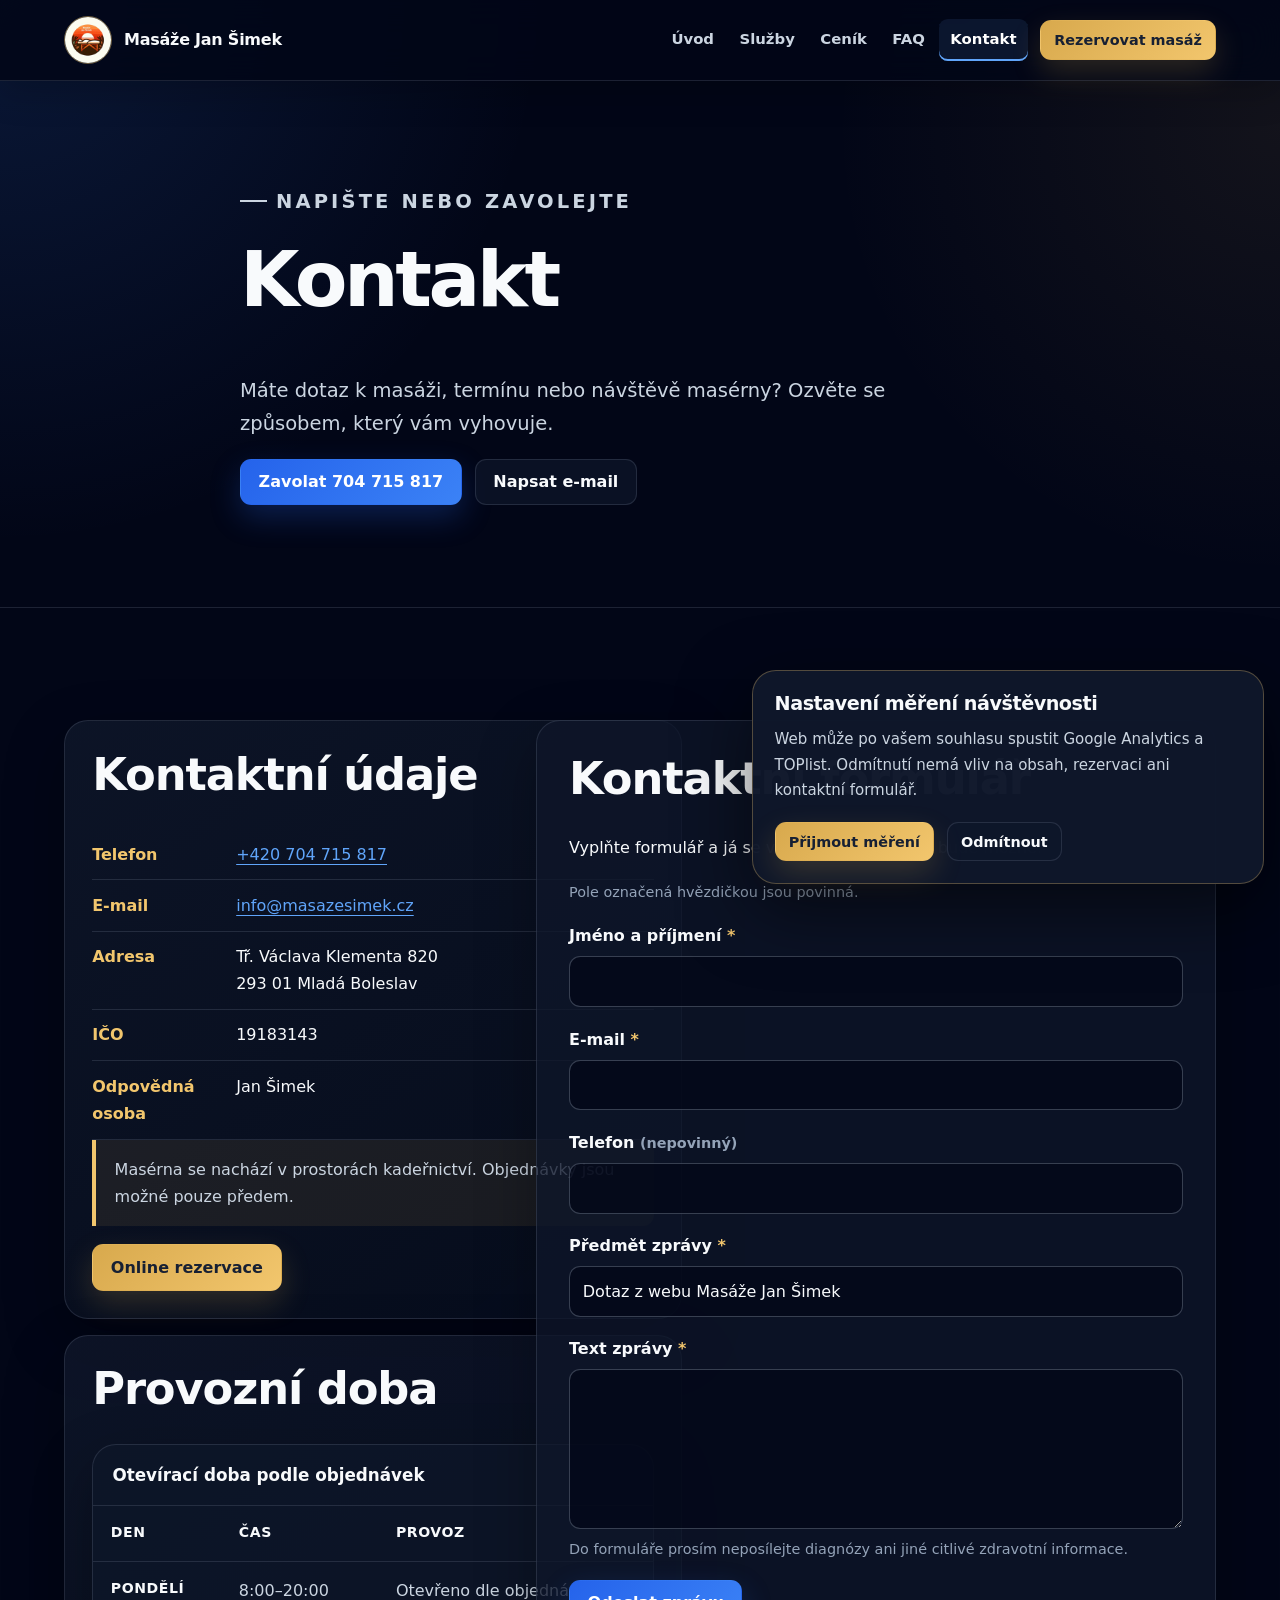
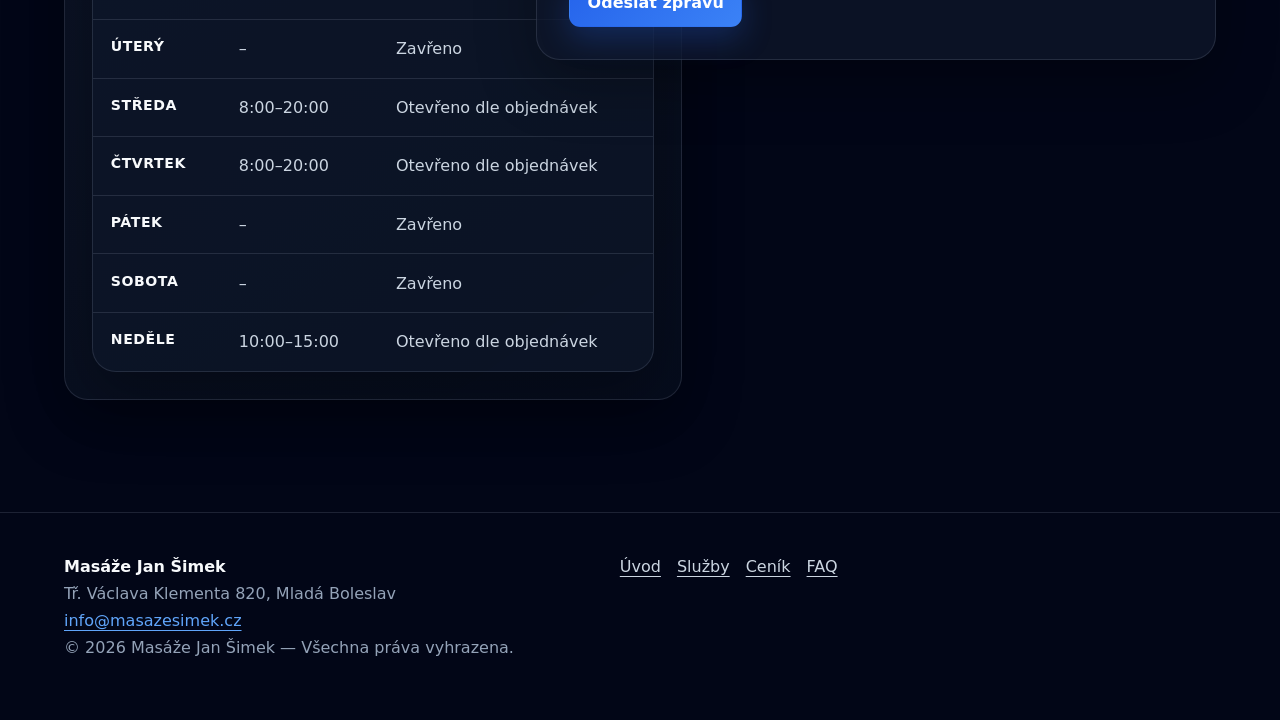
<file: kontakt.html>
<!doctype html>
<html lang="cs">
<head>
  <meta charset="utf-8"><meta name="viewport" content="width=device-width, initial-scale=1">
  <title>Kontakt a provozní doba | Masáže Jan Šimek</title>
  <meta name="description" content="Kontakt na Masáže Jan Šimek v Mladé Boleslavi: telefon, e-mail, adresa, provozní doba, online rezervace a kontaktní formulář.">
  <meta name="robots" content="index, follow"><link rel="canonical" href="https://masazesimek.cz/kontakt.html">
  <meta property="og:type" content="website"><meta property="og:locale" content="cs_CZ"><meta property="og:title" content="Kontakt | Masáže Jan Šimek"><meta property="og:description" content="Telefon, e-mail, adresa, provozní doba a kontaktní formulář Masáže Jan Šimek."><meta property="og:url" content="https://masazesimek.cz/kontakt.html"><meta property="og:image" content="https://masazesimek.cz/data/foto.jpg">
  <link rel="stylesheet" href="css/main.css"><link rel="stylesheet" href="css/components.css"><link rel="stylesheet" href="css/pages.css">
  <script src="js/main.js" defer></script><script src="js/analytics.js" defer></script><script src="js/consent.js" defer></script>
</head>
<body>
  <a class="skip-link" href="#main-content">Přeskočit na hlavní obsah</a>
  <header class="site-header"><div class="container site-header__inner">
    <a class="brand" href="index.html"><img src="data/logo.jpg" width="128" height="128" alt="Logo Masáže Jan Šimek"><span>Masáže Jan Šimek</span></a>
    <button class="nav-toggle" type="button" data-menu-toggle aria-expanded="false" aria-controls="site-nav-list">Menu</button>
    <nav class="site-nav" aria-label="Hlavní navigace"><ul class="nav-list" id="site-nav-list" data-nav-list><li><a href="index.html">Úvod</a></li><li><a href="sluzby.html">Služby</a></li><li><a href="cenik.html">Ceník</a></li><li><a href="faq.html">FAQ</a></li><li><a href="kontakt.html" aria-current="page">Kontakt</a></li></ul><a class="button button--gold button--small" href="https://www.sumupbookings.com/masaze-jan-simek?utm_source=button_widget" target="_blank" rel="noopener noreferrer">Rezervovat masáž<span class="sr-only"> – otevře se v nové kartě</span></a></nav>
  </div></header>

  <main id="main-content">
    <header class="page-hero"><div class="container page-hero__inner"><p class="eyebrow">Napište nebo zavolejte</p><h1>Kontakt</h1><p>Máte dotaz k masáži, termínu nebo návštěvě masérny? Ozvěte se způsobem, který vám vyhovuje.</p><div class="button-row"><a class="button button--primary" href="tel:+420704715817">Zavolat 704 715 817</a><a class="button button--secondary" href="mailto:info@masazesimek.cz">Napsat e-mail</a></div></div></header>

    <section class="section" aria-labelledby="kontaktni-udaje"><div class="container contact-layout">
      <div class="contact-cards">
        <article class="card"><h2 id="kontaktni-udaje">Kontaktní údaje</h2><ul class="info-list"><li><strong>Telefon</strong><span><a href="tel:+420704715817">+420 704 715 817</a></span></li><li><strong>E-mail</strong><span><a href="mailto:info@masazesimek.cz">info@masazesimek.cz</a></span></li><li><strong>Adresa</strong><span>Tř. Václava Klementa 820<br>293 01 Mladá Boleslav</span></li><li><strong>IČO</strong><span>19183143</span></li><li><strong>Odpovědná osoba</strong><span>Jan Šimek</span></li></ul><p class="notice">Masérna se nachází v prostorách kadeřnictví. Objednávky jsou možné pouze předem.</p><a class="button button--gold" href="https://www.sumupbookings.com/masaze-jan-simek?utm_source=button_widget" target="_blank" rel="noopener noreferrer">Online rezervace<span class="sr-only"> – otevře se v nové kartě</span></a></article>
        <article class="card"><h2>Provozní doba</h2><div class="table-wrap"><table class="hours-table"><caption>Otevírací doba podle objednávek</caption><thead><tr><th scope="col">Den</th><th scope="col">Čas</th><th scope="col">Provoz</th></tr></thead><tbody><tr><th scope="row">Pondělí</th><td>8:00–20:00</td><td>Otevřeno dle objednávek</td></tr><tr><th scope="row">Úterý</th><td>–</td><td>Zavřeno</td></tr><tr><th scope="row">Středa</th><td>8:00–20:00</td><td>Otevřeno dle objednávek</td></tr><tr><th scope="row">Čtvrtek</th><td>8:00–20:00</td><td>Otevřeno dle objednávek</td></tr><tr><th scope="row">Pátek</th><td>–</td><td>Zavřeno</td></tr><tr><th scope="row">Sobota</th><td>–</td><td>Zavřeno</td></tr><tr><th scope="row">Neděle</th><td>10:00–15:00</td><td>Otevřeno dle objednávek</td></tr></tbody></table></div></article>
      </div>

      <section class="form-card" aria-labelledby="formular-title">
        <h2 id="formular-title">Kontaktní formulář</h2>
        <p>Vyplňte formulář a já se vám ozvu, jakmile to bude možné.</p>
        <p class="required-note" id="required-note">Pole označená hvězdičkou jsou povinná.</p>
        <form name="kontakt" method="post" action="/dekujeme.html" data-netlify="true" netlify-honeypot="kontrolni-pole">
          <input type="hidden" name="form-name" value="kontakt">
          <p class="honeypot" aria-hidden="true"><label>Toto pole nevyplňujte: <input name="kontrolni-pole" tabindex="-1" autocomplete="off"></label></p>

          <div class="form-field"><label for="jmeno">Jméno a příjmení <span class="required-mark" aria-hidden="true">*</span></label><input id="jmeno" name="jmeno" type="text" autocomplete="name" required aria-describedby="required-note"></div>
          <div class="form-field"><label for="email">E-mail <span class="required-mark" aria-hidden="true">*</span></label><input id="email" name="email" type="email" autocomplete="email" required aria-describedby="required-note"></div>
          <div class="form-field"><label for="telefon">Telefon <span class="field-hint">(nepovinný)</span></label><input id="telefon" name="telefon" type="tel" autocomplete="tel"></div>
          <div class="form-field"><label for="predmet">Předmět zprávy <span class="required-mark" aria-hidden="true">*</span></label><input id="predmet" name="predmet" type="text" value="Dotaz z webu Masáže Jan Šimek" required aria-describedby="required-note"></div>
          <div class="form-field"><label for="zprava">Text zprávy <span class="required-mark" aria-hidden="true">*</span></label><textarea id="zprava" name="zprava" required aria-describedby="required-note zdravotni-upozorneni"></textarea><p class="field-hint" id="zdravotni-upozorneni">Do formuláře prosím neposílejte diagnózy ani jiné citlivé zdravotní informace.</p></div>
          <button class="button button--primary" type="submit">Odeslat zprávu</button>
        </form>
      </section>
    </div></section>
  </main>

  <footer class="site-footer"><div class="container site-footer__inner"><div><strong>Masáže Jan Šimek</strong><br>Tř. Václava Klementa 820, Mladá Boleslav<br><a href="mailto:info@masazesimek.cz">info@masazesimek.cz</a></div><nav class="footer-nav" aria-label="Navigace v zápatí"><a href="index.html">Úvod</a><a href="sluzby.html">Služby</a><a href="cenik.html">Ceník</a><a href="faq.html">FAQ</a></nav><div class="toplist" data-toplist aria-label="TOPlist se zobrazí pouze po souhlasu s měřením návštěvnosti"></div></div><div class="container"><p class="subtle">© <span data-current-year></span> Masáže Jan Šimek — Všechna práva vyhrazena.</p></div></footer>
  <section class="cookie-banner" id="cookie-banner" aria-labelledby="cookie-title" hidden><h2 id="cookie-title">Nastavení měření návštěvnosti</h2><p>Web může po vašem souhlasu spustit Google Analytics a TOPlist. Odmítnutí nemá vliv na obsah, rezervaci ani kontaktní formulář.</p><div class="button-row"><button class="button button--gold button--small" type="button" data-consent-accept>Přijmout měření</button><button class="button button--secondary button--small" type="button" data-consent-reject>Odmítnout</button></div></section>
</body>
</html>
</file>
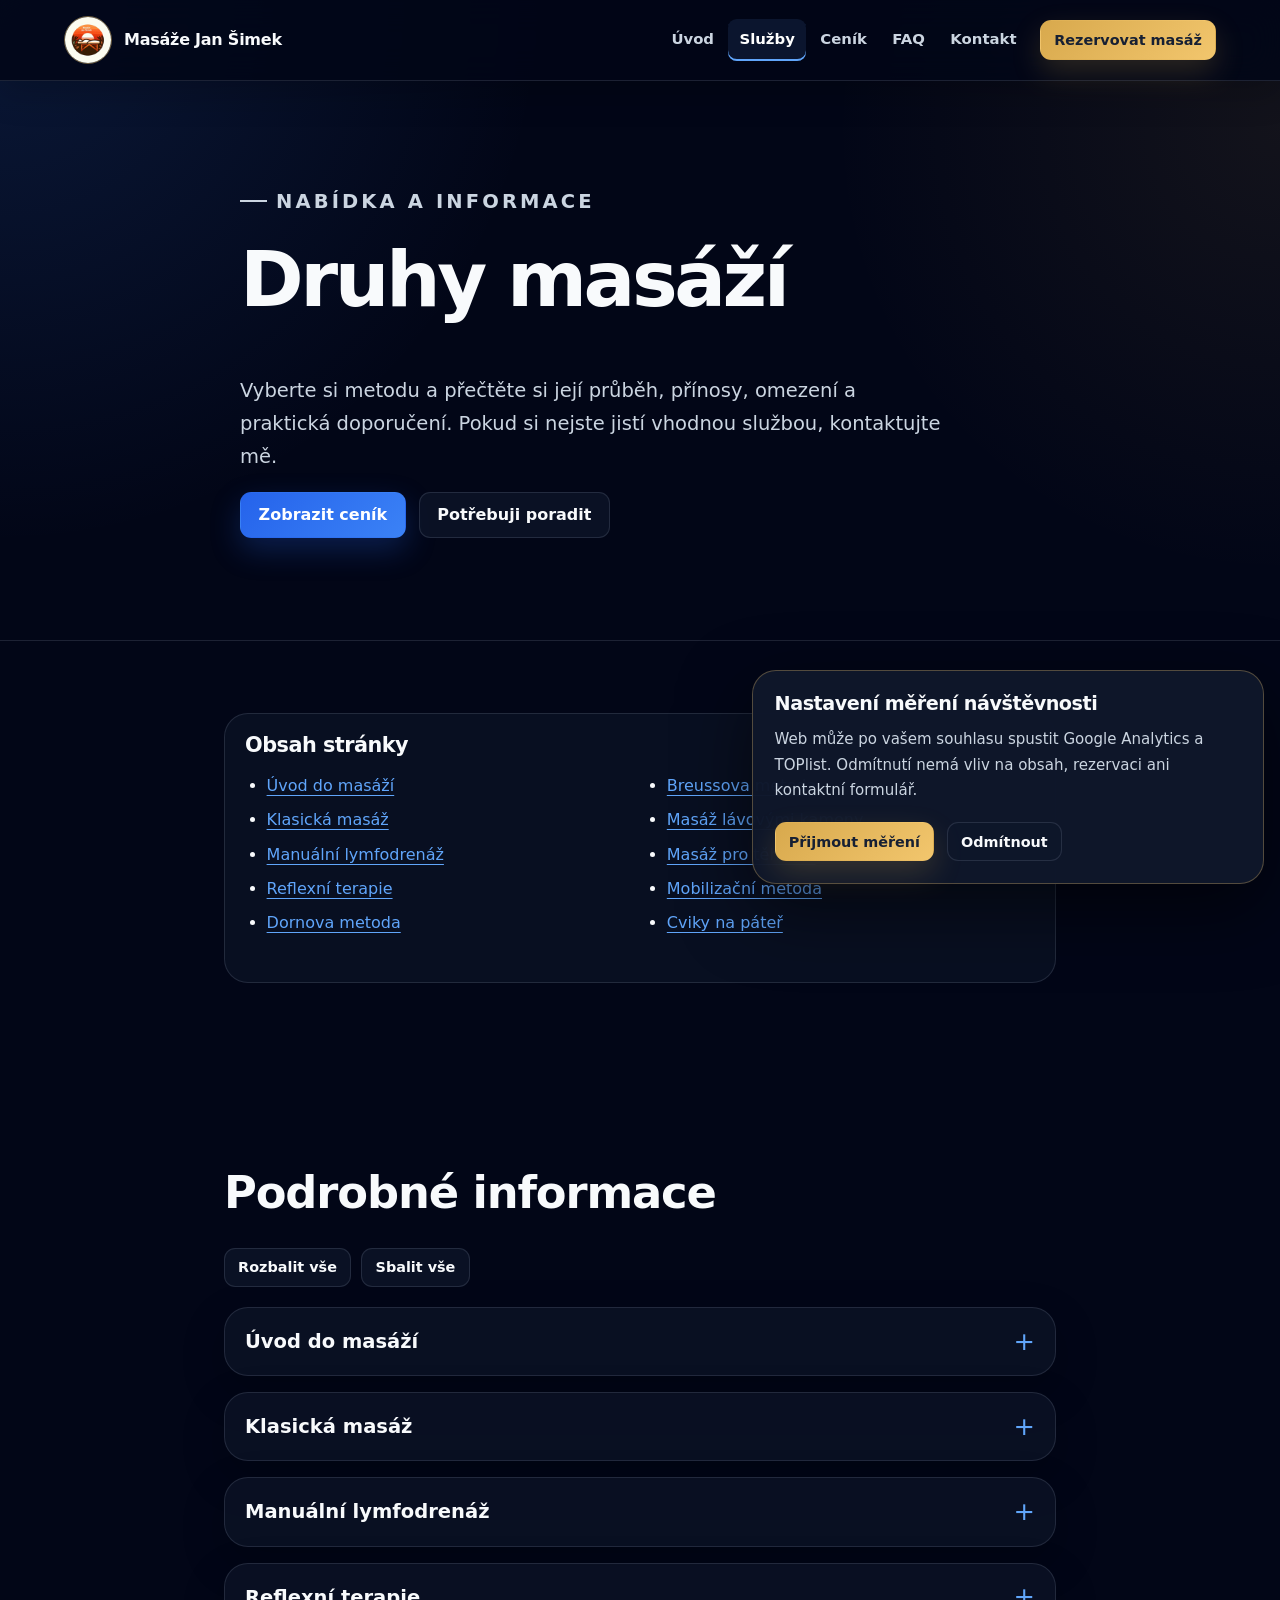
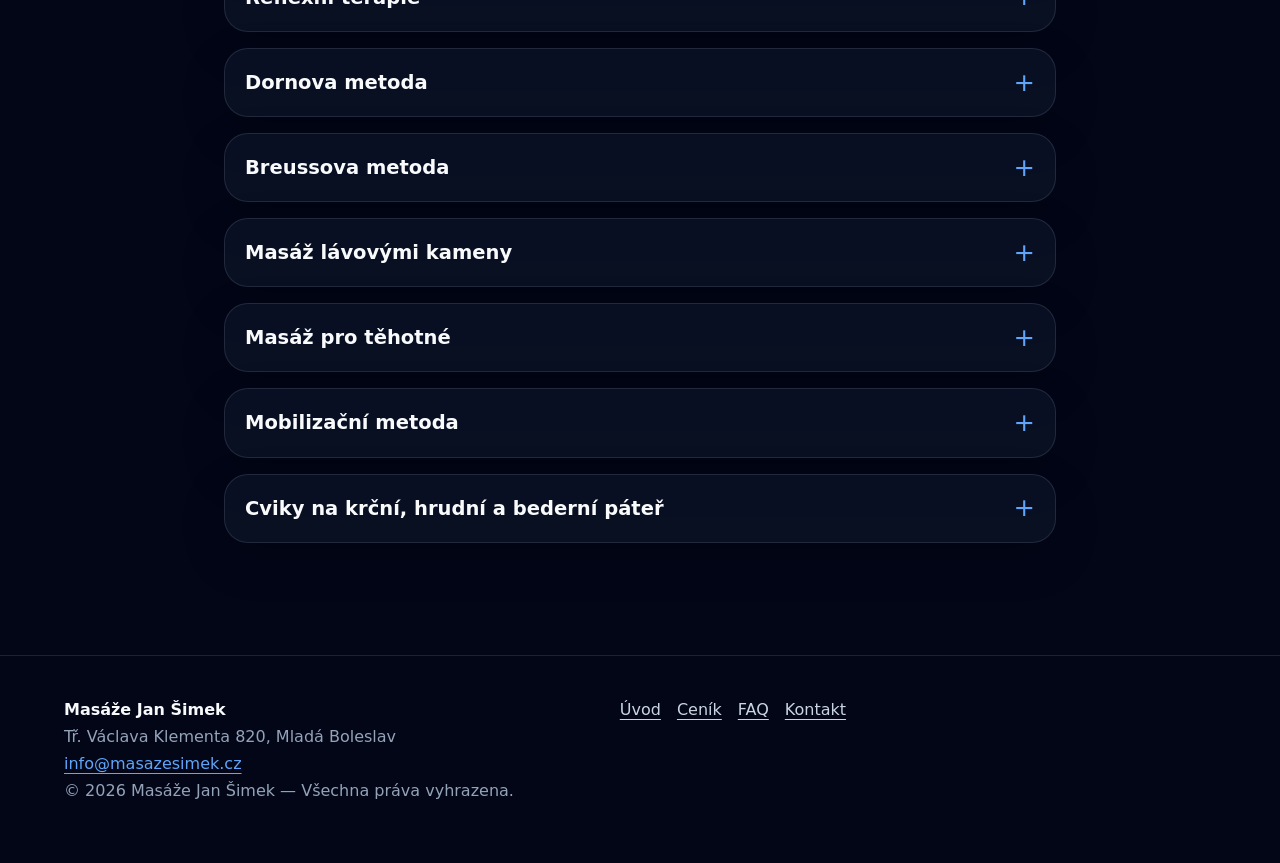
<file: sluzby.html>
<!doctype html>
<html lang="cs">
<head>
  <meta charset="utf-8"><meta name="viewport" content="width=device-width, initial-scale=1">
  <title>Druhy masáží a podrobné informace | Masáže Jan Šimek</title>
  <meta name="description" content="Podrobné informace o masážích Jana Šimka: klasická masáž, lymfodrenáž, reflexní terapie, Dornova a Breussova metoda, lávové kameny a další.">
  <meta name="robots" content="index, follow"><link rel="canonical" href="https://masazesimek.cz/sluzby.html">
  <meta property="og:type" content="website"><meta property="og:locale" content="cs_CZ"><meta property="og:title" content="Druhy masáží | Masáže Jan Šimek"><meta property="og:description" content="Průběh, doporučení, indikace a kontraindikace nabízených masáží."><meta property="og:url" content="https://masazesimek.cz/sluzby.html"><meta property="og:image" content="https://masazesimek.cz/data/foto.jpg">
  <link rel="stylesheet" href="css/main.css"><link rel="stylesheet" href="css/components.css"><link rel="stylesheet" href="css/pages.css">
  <script src="js/main.js" defer></script><script src="js/details.js" defer></script><script src="js/speech.js" defer></script><script src="js/analytics.js" defer></script><script src="js/consent.js" defer></script>
</head>
<body>
  <a class="skip-link" href="#main-content">Přeskočit na hlavní obsah</a>
  <header class="site-header"><div class="container site-header__inner"><a class="brand" href="index.html"><img src="data/logo.jpg" width="128" height="128" alt="Logo Masáže Jan Šimek"><span>Masáže Jan Šimek</span></a><button class="nav-toggle" type="button" data-menu-toggle aria-expanded="false" aria-controls="site-nav-list">Menu</button><nav class="site-nav" aria-label="Hlavní navigace"><ul class="nav-list" id="site-nav-list" data-nav-list><li><a href="index.html">Úvod</a></li><li><a href="sluzby.html" aria-current="page">Služby</a></li><li><a href="cenik.html">Ceník</a></li><li><a href="faq.html">FAQ</a></li><li><a href="kontakt.html">Kontakt</a></li></ul><a class="button button--gold button--small" href="https://www.sumupbookings.com/masaze-jan-simek?utm_source=button_widget" target="_blank" rel="noopener noreferrer">Rezervovat masáž<span class="sr-only"> – otevře se v nové kartě</span></a></nav></div></header>

  <main id="main-content">
    <header class="page-hero"><div class="container page-hero__inner"><p class="eyebrow">Nabídka a informace</p><h1>Druhy masáží</h1><p>Vyberte si metodu a přečtěte si její průběh, přínosy, omezení a praktická doporučení. Pokud si nejste jistí vhodnou službou, kontaktujte mě.</p><div class="button-row"><a class="button button--primary" href="cenik.html">Zobrazit ceník</a><a class="button button--secondary" href="kontakt.html">Potřebuji poradit</a></div></div></header>

    <section class="section--compact"><div class="container content-column"><nav class="contents-nav" aria-labelledby="obsah-title"><h2 id="obsah-title">Obsah stránky</h2><ul>
      <li><a href="#o-masazich">Úvod do masáží</a></li><li><a href="#klasicka-masaz">Klasická masáž</a></li><li><a href="#manualni-lymfodrenaz">Manuální lymfodrenáž</a></li><li><a href="#reflexni-terapie">Reflexní terapie</a></li><li><a href="#dornova-metoda">Dornova metoda</a></li><li><a href="#breussova-metoda">Breussova metoda</a></li><li><a href="#masaz-lavovymi-kameny">Masáž lávovými kameny</a></li><li><a href="#masaz-pro-tehotne">Masáž pro těhotné</a></li><li><a href="#mobilizacni-metoda">Mobilizační metoda</a></li><li><a href="#cviky-na-pater">Cviky na páteř</a></li>
    </ul></nav></div></section>

    <section class="section" aria-labelledby="podrobnosti-title"><div class="container content-column"><h2 id="podrobnosti-title">Podrobné informace</h2><div class="details-toolbar"><button class="button button--secondary button--small" type="button" data-expand-all>Rozbalit vše</button><button class="button button--secondary button--small" type="button" data-collapse-all>Sbalit vše</button></div><div data-details-group>

      <details class="content-details" id="o-masazich" data-speech-section><summary>Úvod do masáží</summary><div class="detail-content" data-speech-content>
        <p>Co je to dotyk? Dotyk je jednou ze základních forem komunikace, kterou začínáme vnímat už před narozením. Tento smysl nám pomáhá propojit se s okolím a hraje klíčovou roli při řešení stresu a napětí. Dotykem působíme na centrální nervový systém, což je jeden z hlavních důvodů, proč jsou masáže tak důležité.</p>
        <p>Každý člověk by si měl dopřát masáž alespoň jednou za měsíc, i když netrpí žádnými zdravotními problémy. Masáž je skvělý způsob relaxace – pomáhá nám odpočívat, regenerovat tělo a zbavovat se stresu. Po masáži se často dostavuje pocit uvolnění a znovuzrození.</p>
        <h3>Zdravotní benefity masáže</h3>
        <p>Masáž má pozitivní vliv na fyzické i psychické zdraví. Vědci zjistili, že pravidelné masáže mohou snížit hladinu adrenokortikotropního hormonu (ACTH). Tento hormon vzniká v hypofýze a jeho hladina roste při stresu, nemoci nebo poklesu krevního tlaku. Zvýšené hladiny ACTH mohou negativně ovlivnit imunitní systém, protože snižují aktivitu buněk, které udržují obranyschopnost našeho těla. Pravidelná masáž pomáhá zmenšit stres a posiluje naši imunitu.</p>
        <p>Masáže jsou také vhodné pro lidi, kteří tráví dlouhé hodiny v sedavém zaměstnání. Sedavý životní styl často způsobuje tuhnutí svalů, tvorbu myogelóz (zatvrdlin svalů) a bolesti zad, hlavy nebo krční páteře. Masáž může pomoci zmírnit tyto potíže a zlepšit krevní oběh. Navíc přispívá k produkci endorfinů, které zlepšují náladu, a pozitivně ovlivňuje nervový systém, který řídí funkce vnějších i vnitřních orgánů.</p>
        <h3>Praktické rady pro klienty</h3>
        <p>Pro někoho může být myšlenka na masáž stresující, zvláště pokud má negativní zkušenosti. U mě se však nemusíte ničeho obávat. Moje práce je založena na respektu, důvěře a individuálním přístupu. Masáž plně přizpůsobím vašim potřebám. Můžeme společně probrat vaše přání, obavy nebo specifické požadavky, aby pro vás byla masáž příjemným a uvolňujícím zážitkem. Můj cíl je, abyste si masáž užili a odnesli si pocit klidu a harmonie.</p>
        <h3>Masáž a kadeřnictví – praktické doporučení</h3>
        <p>Moje masérna se nachází v prostorách kadeřnictví. Pokud chcete spojit masáž s návštěvou kadeřnice, mám pro vás drobnou radu: některé masážní techniky zahrnují uvolňování napětí v oblasti lebečních úponů, což může ovlivnit vaše vlasy. Doporučuji proto nejprve navštívit masérnu a poté využít služby kadeřnice, aby vaše úprava vlasů zůstala perfektní.</p>
        <h3>Upozornění: zdraví na prvním místě</h3>
        <p>Vaše zdraví je pro mě prioritou. V některých případech si mohu vyžádat potvrzení od lékaře, pokud mám pochybnosti o tom, zda by masáž byla pro vás bezpečná. Prosím, neberte to osobně – jde o opatření, které chrání váš zdravotní stav. Pokud by masáž mohla být riziková, budu ji muset odmítnout, ale společně se pokusíme najít jiné řešení, které bude vyhovovat vašim potřebám. Děkuji za pochopení a věřte, že mi na vašem zdraví velmi záleží.</p>
      </div></details>

      <details class="content-details" id="klasicka-masaz" data-speech-section><summary>Klasická masáž</summary><div class="detail-content" data-speech-content>
        <p>Klasická masáž je souhrn masážních technik, které se vyvíjely po staletí. Kořeny masáže lze nalézt ve starověkých kulturách, včetně Číny, kde byla praktická masáž zmiňována již 3000 let př. n. l. Moderní podoba klasické masáže se však vyvinula v Evropě, a to zejména díky švédskému lékaři Peru Henriku Lingovi (1776–1839). Lingův systém masážních technik, který se objevil v 19. století, se rychle rozšířil po celé Evropě a stal se základem klasické masáže, jak ji známe dnes.</p>
        <p>Zdroj: dostupné historické prameny</p>
        <h3>Indikace klasické masáže</h3><p>Klasická masáž má široké spektrum přínosů pro fyzické i psychické zdraví. Mezi hlavní indikace patří:</p>
        <p>Uvolnění napjatých svalů a zmírnění bolesti v oblastech krku, ramen, zad, beder a dalších částí těla.</p><p>Snížení úrovně stresu a úzkosti díky uvolňování endorfinů a celkovému relaxačnímu efektu.</p><p>Zmírnění příznaků některých zdravotních stavů, jako je artritida, fibromyalgie nebo ischias.</p><p>Zvýšení průtoku krve, což zlepšuje zásobování tkání kyslíkem a živinami a podporuje regeneraci.</p><p>Relaxace a obnova energie – mnoho lidí využívá klasickou masáž jako způsob odpočinku a načerpání nových sil.</p>
        <h3>Kontraindikace klasické masáže</h3><p>V některých situacích není masáž vhodná, aby nedošlo k ohrožení zdraví klienta. Mezi hlavní kontraindikace patří:</p>
        <p>Infekční onemocnění: Masáž může zhoršit nebo rozšířit infekci (např. chřipku, nachlazení či kožní infekce).</p><p>Závažná kožní onemocnění: Popáleniny, vředy, infikované rány nebo rozsáhlé kožní problémy jsou důvodem k vynechání masáže.</p><p>Horečka: Masáž by mohla dále zvýšit teplotu těla a zatížit organismus.</p><p>Akutní zranění: Masáž se neprovádí na oblastech se zlomeninami, výrony či roztrženými svaly.</p><p>Kardiovaskulární problémy: Klienti s vážnými problémy, jako je srdeční selhání, by měli masáž konzultovat s lékařem.</p><p>Těhotenství: Masáž je bezpečná, pokud ji provádí zkušený masér, ale v prvním trimestru by měla být prováděna pouze po konzultaci s lékařem.</p><p>Trombóza: Klienti s rizikem trombózy by měli masáž konzultovat s lékařem, aby se předešlo komplikacím.</p><p>Onkologická onemocnění: Masáž je možná pouze po konzultaci s onkologem a při dodržení specifických pravidel.</p><p>Alergie na oleje: Pokud klient trpí alergií na masážní oleje nebo aromaterapeutické látky, je nutné o tom maséra předem informovat.</p>
        <h3>Doporučení</h3><p>Přínosy i omezení klasické masáže závisí na individuálním zdravotním stavu klienta. Před masáží je vhodné konzultovat váš zdravotní stav s masérem nebo lékařem, aby byl zvolen vhodný přístup a techniky. Správná konzultace zajišťuje bezpečnost a maximální efekt masáže.</p>
      </div></details>

      <details class="content-details" id="manualni-lymfodrenaz" data-speech-section><summary>Manuální lymfodrenáž</summary><div class="detail-content" data-speech-content>
        <p>Manuální lymfodrenáž, někdy nazývaná lymfatická masáž, je technika zaměřená na podporu přirozeného toku lymfy v těle. Lymfatický systém odvádí odpadní látky a přebytečnou tekutinu z tkání zpět do krevního oběhu, což přispívá k celkové regeneraci a rovnováze organismu. Manuální lymfodrenáž využívá jemného tlaku (méně než 4 kPa) a rytmických, krouživých pohybů, které stimulují tok lymfy a podporují správnou funkci lymfatických cév.</p>
        <p>Lymfatický systém je klíčový pro udržení rovnováhy tekutin v těle a správnou funkci imunity. Jeho činnost závisí na peristaltice (pohybu hladkých svalů ve stěnách lymfatických cév) a pohybu kosterních svalů, které napomáhají transportu lymfy do lymfatických uzlin.</p>
        <h3>Historie manuální lymfodrenáže</h3><p>Manuální lymfodrenáž vyvinuli v 30. letech 20. století dánští lékaři Emil Vodder a Estrid Vodderová. Při práci na Francouzské Riviéře si všimli, že pacienti s chronickým nachlazením mívají zduřelé lymfatické uzliny. To je vedlo k vytvoření systému jemných, rytmických pohybů, který měl podpořit proudění lymfy. V roce 1936 představili tuto techniku v Paříži. Po druhé světové válce se Vodderovi vrátili do Kodaně, kde tuto terapii dále rozvíjeli a školili další odborníky.</p><p>Lymfatický systém byl již v 17. století známý, avšak jeho přesná funkce a vliv na zdraví zůstávaly až do 20. století nejasné. Díky práci Vodderových se manuální lymfodrenáž stala uznávanou metodou používanou v rehabilitaci a prevenci.</p>
        <h3>Indikace pro manuální lymfodrenáž</h3><p>Manuální lymfodrenáž má široké využití při různých zdravotních problémech i jako prostředek regenerace. Mezi hlavní indikace patří:</p><p>Lymfedém: Manuální lymfodrenáž je standardní metodou léčby lymfedému, což je stav charakterizovaný hromaděním lymfy v tkáních, nejčastěji v končetinách.</p><p>Pooperační péče: Doporučuje se zejména po odstranění lymfatických uzlin (např. po mastektomii) ke snížení rizika lymfedému.</p><p>Hojení ran a otoků: Pomáhá při regeneraci po úrazech, operacích nebo jiných stavech spojených s otoky.</p><p>Chronické otoky: Vhodná při léčbě chronického edému nebo syndromu otoku.</p><p>Podpora regenerace: Někteří klienti vyhledávají lymfodrenáž jako prostředek pro zlepšení pocitu lehkosti a podporu přirozených regeneračních procesů těla.</p><p>Nepřímá podpora imunity: Lymfodrenáž může zlepšit odvod odpadních látek, což podporuje optimální funkci imunitního systému.</p>
        <h3>Kontraindikace manuální lymfodrenáže</h3><p>I přes své benefity existují situace, kdy by manuální lymfodrenáž neměla být prováděna. Mezi hlavní kontraindikace patří:</p><p>Akutní infekce: Masáž může zvýšit riziko šíření infekce (např. horečka, kožní infekce).</p><p>Akutní zánět: Lymfodrenáž není vhodná na místech s akutními zánětlivými reakcemi, popáleninami nebo vředy.</p><p>Srdeční problémy: Klienti s vážnými srdečními problémy by měli terapii konzultovat s lékařem.</p><p>Trombóza: Riziko uvolnění krevní sraženiny vyžaduje předchozí konzultaci s lékařem.</p><p>Onkologická onemocnění: Masáž je možná pouze po konzultaci s onkologem a za přísných pravidel.</p><p>Akutní onemocnění štítné žlázy: Terapie by měla být prováděna pouze pod dohledem lékaře.</p><p>Alergie: Klient by měl informovat maséra o případné alergii na masážní prostředky nebo oleje.</p><p>Těhotenství: Lymfodrenáž může být indikována ke zmírnění otoků, ale měla by být prováděna pouze od druhého trimestru a pod dohledem zkušeného terapeuta. Manuální lymfodrenáž zásadně neprovádím u těhotných žen, protože v této oblasti nemám potřebnou kvalifikaci. Dávám přednost tomu, aby se těhotné klientky svěřily do péče specialistů, kteří se na tuto problematiku zaměřují a mají s ní zkušenosti.</p>
        <h3>Závěrem</h3><p>Manuální lymfodrenáž je vysoce specializovaná technika, která může pomoci při léčbě lymfatických poruch, regeneraci i prevenci. Aby byla bezpečná a účinná, je nezbytné, aby ji prováděl zkušený terapeut, který přihlédne k individuálním potřebám a zdravotnímu stavu klienta. Před zahájením terapie je vždy vhodné konzultovat zdravotní stav s lékařem nebo masérem.</p>
      </div></details>

      <details class="content-details" id="reflexni-terapie" data-speech-section><summary>Reflexní terapie</summary><div class="detail-content" data-speech-content>
        <p>Reflexní terapie, známá také jako reflexologie, je alternativní metoda zaměřená na stimulaci reflexních bodů na chodidlech, rukou nebo uších. Tato technika je založena na předpokladu, že reflexní zóny odpovídají různým orgánům a systémům v těle. Jemný tlak na tyto body má podpořit přirozené regenerační procesy těla, zmírnit symptomy některých obtíží a přispět k celkové pohodě.</p>
        <h3>Historie reflexní terapie</h3><p>Kořeny reflexní terapie sahají do starověkých kultur, jako jsou Čína, Egypt a Indie, kde byla reflexní stimulace využívána jako součást tradiční medicíny. Moderní reflexní terapie však začala vznikat až v 19. století díky pracím amerického lékaře Willama Fitzgeralda a jeho studentky Eunice Inghamové.</p><p>Fitzgerald rozpracoval koncept tzv. zónové terapie, podle které je tělo rozděleno do deseti podélných zón propojujících reflexní body na chodidlech, rukou a uších s konkrétními orgány. Eunice Inghamová tento systém dále rozšířila a zpřesnila, což vedlo ke vzniku moderní reflexologie.</p>
        <h3>Indikace reflexní terapie</h3><p>Reflexní terapie může být vhodná jako doplňková metoda ke zmírnění příznaků a podpoře celkové pohody v těchto případech:</p><p>Relaxace a snížení stresu: Terapie pomáhá klientům relaxovat a snižovat hladinu stresu, což má pozitivní vliv na celkovou pohodu.</p><p>Bolesti svalů a kloubů: Může pomoci zmírnit bolesti svalů a kloubů, zejména při chronickém napětí.</p><p>Podpora trávicího systému: Reflexní terapie se využívá ke zmírnění problémů, jako je nadýmání, zácpa nebo průjem.</p><p>Zlepšení cirkulace: Stimulace reflexních bodů podporuje průtok krve a lymfy v těle.</p><p>Regenerace: Mnoho klientů vyhledává reflexní terapii pro podporu regenerace a celkové vitality.</p><p>Úleva při bolestech hlavy a migrénách: Někteří lidé uvádějí, že reflexní terapie pomáhá při zmírnění bolestí hlavy a migrén.</p>
        <h3>Kontraindikace reflexní terapie</h3><p>Reflexní terapie je obecně považována za bezpečnou, ale existují situace, kdy by neměla být prováděna:</p><p>Infekční onemocnění: Terapie může zvýšit riziko šíření infekce, pokud má klient akutní infekční chorobu (např. chřipku nebo kožní infekci).</p><p>Závažné kožní onemocnění: Popáleniny, vředy nebo infikované rány jsou kontraindikací.</p><p>Akutní zranění: Terapie by měla být odložena, dokud nedojde k úplnému zhojení zlomenin nebo výronů.</p><p>Těhotenství: Reflexní terapie může být během těhotenství indikována ke zmírnění otoků nebo bolesti, avšak pouze od druhého trimestru a pod dohledem zkušeného terapeuta. Reflexní metodu zásadně neprovádím u těhotných žen, protože v této oblasti nemám potřebnou kvalifikaci. Dávám přednost tomu, aby se těhotné klientky svěřily do péče specialistů, kteří se na tuto problematiku zaměřují a mají s ní zkušenosti.</p><p>Krvácivé poruchy: Osoby s poruchami srážlivosti krve by měly terapii konzultovat s lékařem.</p><p>Akutní psychické poruchy: Terapie není vhodná pro osoby v akutní fázi psychických problémů bez předchozí konzultace s odborníkem.</p><p>Problémy s cévním systémem: Klienti s varixy, trombózou nebo jinými cévními onemocněními by měli terapii konzultovat s lékařem.</p>
        <h3>Vědecký pohled na reflexní terapii</h3><p>Vědecké důkazy o účinnosti reflexní terapie jsou omezené, přesto ji mnoho klientů vyhledává pro její schopnost zmírnit napětí a podpořit celkovou pohodu. Reflexní terapie by měla být vždy vnímána jako doplňková metoda a nikoli jako náhrada odborné lékařské péče.</p>
        <h3>Závěr</h3><p>Reflexní terapie je jemná, neinvazivní metoda, která může přispět k relaxaci, regeneraci a zmírnění některých obtíží. Před jejím zahájením je vhodné konzultovat zdravotní stav s terapeutem, aby bylo zajištěno bezpečné a efektivní provedení.</p>
      </div></details>

      <details class="content-details" id="dornova-metoda" data-speech-section><summary>Dornova metoda</summary><div class="detail-content" data-speech-content>
        <p>Dornova metoda je jemná manuální terapie zaměřená na prevenci a zmírnění bolestí spojených s pohybovým aparátem. Osobně tuto metodu praktikuji každý den a považuji ji za mimořádně účinnou při péči o krční páteř. Díky vlastním zkušenostem ji s důvěrou doporučuji svým klientům – věřím, že je důležité nabízet pouze ověřené metody, které jsem sám vyzkoušel.</p>
        <p>Tato metoda, pojmenovaná po Dieteru Dornovi, pochází z bavorského městečka Lautrach. Dieter Dorn (1938) si jednou při zvedání těžkého kmene poškodil páteř a nemohl se kvůli bolesti narovnat. Pomohl mu starý sedlák, který měl pověst, že dokáže ulevit lidem s problémy s páteří. Dorn byl účinkem této pomoci ohromen, a proto se rozhodl tento přístup naučit. Postupně terapii intuitivně rozvíjel, popsal a začal učit další zájemce. Dnes se Dornova metoda praktikuje po celém světě, včetně České republiky, kde se pořádají odborné kurzy pro terapeuty.</p>
        <h3>Princip Dornovy metody</h3><p>Dornova metoda spočívá v jemných manuálních pohybech, které mají pomoci vrátit obratle a klouby do jejich přirozené polohy. Tato metoda je jedinečná tím, že během terapie klient aktivně spolupracuje s terapeutem – pomocí vlastního pohybu se tělo navrací do správného postavení. Dornova metoda je rovněž doplněna základními cviky, které slouží k prevenci blokací a udržení rovnováhy pohybového aparátu.</p><p>Dieter Dorn věřil, že metoda by měla být co nejdostupnější, a proto ji původně šířil zdarma. Postupem času se s jejím rozvojem a popularizací stala uznávanou terapeutickou metodou, kterou dnes využívají tisíce terapeutů po celém světě.</p>
        <h3>Indikace pro Dornovu metodu</h3><p>Dornova metoda je vhodná pro zmírnění problémů s pohybovým aparátem, jako například:</p><p>Problémy s páteří: Pomáhá při bolestech zad, krku, skolióze a dalších posturálních problémech.</p><p>Dysfunkce kloubů: Terapie je účinná při korekci problémů s klouby, včetně kyčlí, kolen nebo kotníků.</p><p>Bolesti hlavy a krční páteře: Může zmírnit napětí v krční páteři, které přispívá k bolestem hlavy.</p><p>Bolesti v oblasti beder a pánve: Pomáhá obnovit správnou polohu páteře v těchto oblastech.</p><p>Zlepšení postury: Je vhodná pro zlepšení držení těla a prevenci posturálních problémů.</p><p>Relaxace a pohoda: Terapie přináší celkovou úlevu, uvolnění svalů a kloubů.</p>
        <h3>Kontraindikace pro Dornovu metodu</h3><p>Přestože je Dornova metoda považována za jemnou a bezpečnou, existují situace, kdy by neměla být prováděna:</p><p>Závažné neurologické problémy: Například komprese míchy nebo nervových kořenů.</p><p>Zlomeniny: Terapie musí být odložena, dokud nedojde k úplnému zhojení zlomenin.</p><p>Akutní zánětlivé stavy: Například při akutní revmatoidní artritidě.</p><p>Těhotenství: Terapie je možná, ale pouze pod dohledem zkušeného terapeuta, zejména u bolestí zad v těhotenství. Dornovu metodu zásadně neprovádím u těhotných žen, protože v této oblasti nemám potřebnou kvalifikaci. Dávám přednost tomu, aby se těhotné klientky svěřily do péče specialistů, kteří se na tuto problematiku zaměřují a mají s ní zkušenosti.</p><p>Karcinom: Terapie by měla být prováděna pouze po konzultaci s lékařem nebo onkologem.</p><p>Poruchy krvácení: Klienti s poruchami srážlivosti krve by měli před terapií konzultovat s lékařem.</p><p>Akutní infekce: Terapie se nesmí provádět při horečce nebo infekčních onemocněních.</p>
        <h3>Doporučení k Dornově metodě</h3><p>Dornova metoda je jemná a neinvazivní, ale vyžaduje přesné provedení a spolupráci klienta s terapeutem. Pro dosažení dlouhodobých výsledků je nezbytné pravidelné cvičení a dodržování doporučených postupů.</p><p>Tato metoda není náhradou za odbornou lékařskou péči, ale může být skvělým doplňkem při řešení problémů s pohybovým aparátem. Doporučuje se vždy konzultovat zdravotní stav s terapeutem, který zohlední individuální potřeby a kontraindikace.</p>
      </div></details>

      <details class="content-details" id="breussova-metoda" data-speech-section><summary>Breussova metoda</summary><div class="detail-content" data-speech-content>
        <p>Breussova metoda je jemná a relaxační masáž zaměřená na oblast páteře. Je známá tím, že mnoho klientů se během ní dostane do hlubokého klidu nebo dokonce usne. Tato metoda je méně známá, ale vysoce účinná, a zaslouží si větší pozornost. Rád bych touto cestou zvýšil povědomí o této technice a ukázal její přínosy.</p>
        <h3>Historie Breussovy metody</h3><p>Breussovu metodu vyvinul rakouský lidový léčitel a experimentátor Rudolf Breuss (1899–1990) ve 20. století. Breuss věřil, že meziobratlové ploténky hrají klíčovou roli v energetické rovnováze těla. Tvrdil, že pokud jsou ploténky poškozené nebo dehydratované, může to vést k bolestem zad, únavě a dalším zdravotním problémům.</p><p>Jeho metoda je založena na jemných a pomalých tazích, které uvolňují napětí v oblasti páteře a podporují pružnost meziobratlových plotének. I když vědecké důkazy o účinnosti této techniky chybí, mnoho klientů uvádí zlepšení pohody a zmírnění bolesti po jejím absolvování.</p>
        <h3>Princip Breussovy metody</h3><p>Breussova metoda zahrnuje pomalé a jemné tahy prováděné po celé délce páteře. Tato technika:</p><p>Podporuje hydrataci a pružnost meziobratlových plotének.</p><p>Pomáhá uvolnit napětí v oblasti zad a svalů kolem páteře.</p><p>Navozuje hlubokou relaxaci a snižuje stres.</p>
        <h3>Indikace pro Breussovu metodu</h3><p>Breussova metoda může být užitečná při následujících potížích:</p><p>Bolesti zad: Zmírňuje napětí a bolest v oblasti páteře.</p><p>Skolióza a posturální problémy: Podporuje správnou polohu páteře a může pomoci při skolióze.</p><p>Napětí meziobratlových plotének: Pomáhá uvolnit napětí a podporuje pružnost plotének.</p><p>Stres a svalové napětí: Navozuje hlubokou relaxaci a pomáhá uvolnit svaly.</p><p>Únava: Breussova metoda může přispět k obnovení energie a pocitu vitality.</p>
        <h3>Kontraindikace pro Breussovu metodu</h3><p>Přestože je Breussova metoda považována za jemnou a bezpečnou, existují situace, kdy by neměla být prováděna:</p><p>Akutní infekce: Terapie se nesmí provádět při horečce nebo infekčních onemocněních.</p><p>Závažné neurologické problémy: Například komprese míchy nebo nervových kořenů.</p><p>Akutní zánětlivé stavy: Například akutní revmatoidní artritida.</p><p>Karcinom: Terapie je možná pouze po konzultaci s lékařem nebo onkologem.</p><p>Poruchy krvácení: Osoby s poruchami srážlivosti krve by měly před terapií konzultovat s lékařem.</p><p>Zlomeniny: Terapie musí být odložena, dokud nedojde k úplnému zhojení zlomenin.</p>
        <h3>Doporučení k Breussově metodě</h3><p>Breussova metoda je jemná a neinvazivní technika, která podporuje uvolnění a regeneraci. Je však důležité, aby ji prováděl zkušený terapeut, který přihlédne k individuálním potřebám klienta. Před terapií je vhodné konzultovat zdravotní stav klienta, aby byla masáž provedena bezpečně a účinně.</p>
        <h3>Vědecký pohled na Breussovu metodu</h3><p>Vědecké důkazy o účinnosti Breussovy metody jsou omezené, přesto je tato technika vyhledávána pro své relaxační účinky a schopnost zmírnit napětí v oblasti páteře. Je důležité si uvědomit, že Breussova metoda není náhradou za lékařskou péči, ale může být vhodným doplňkem pro podporu pohybového aparátu a celkové pohody.</p>
      </div></details>

      <details class="content-details" id="masaz-lavovymi-kameny" data-speech-section><summary>Masáž lávovými kameny</summary><div class="detail-content" data-speech-content>
        <p>Masáž lávovými kameny je technika, která využívá teplo přírodních vulkanických kamenů k uvolnění svalového napětí a stresu. Jde o příjemnou a účinnou masážní metodu.</p>
        <h3>Historie masáže lávovými kameny</h3><p>Masáž lávovými kameny má dlouhou tradici a její počátky lze vysledovat až do starověku. Vulkanické kameny se používaly například ve starověkém Řecku a Římě k zahřátí těla a zmírnění bolesti. Na Havaji byly součástí tradičních léčebných rituálů a v Japonsku se využívaly k podpoře trávení a zlepšení krevního oběhu.</p><p>V moderní době byla masáž lávovými kameny znovu objevena v 70. letech 20. století, kdy ji popularizoval americký masér Howard Love. Love se inspiroval tradičními léčebnými postupy Maorů, kteří vulkanické kameny používali k léčbě různých zdravotních problémů.</p>
        <h3>Jak masáž lávovými kameny probíhá?</h3><p>Masáž se provádí tak, že se vulkanické kameny ohřejí na teplotu přibližně 55 °C. Zahřáté kameny se pokládají na různé části těla, nejčastěji na záda, krk a ramena. Masér pak pomocí kamenů provádí jemné masážní techniky, které pomáhají uvolnit svalové napětí a navodit hlubokou relaxaci.</p><p>Lávové kameny jsou přírodní vulkanické kameny, které vznikly ochlazením lávy. Jejich vysoká hustota umožňuje dlouhodobé udržení tepla, což z nich dělá ideální nástroj pro tepelnou terapii.</p>
        <h3>Indikace pro masáž lávovými kameny</h3><p>Masáž lávovými kameny může být užitečná při následujících problémech:</p><p>Svalové napětí a bolesti: Pomáhá uvolnit napjaté svaly a zmírnit bolest v oblasti krku, ramen, zad, beder a dalších částí těla.</p><p>Stres a úzkost: Tato forma masáže podporuje relaxaci a snižuje hladinu stresu.</p><p>Cirkulační problémy: Podporuje zlepšení průtoku krve a lymfy.</p><p>Úleva při artritidě: Může zmírnit bolest spojenou s artritidou a dalšími kloubními problémy.</p><p>Celková revitalizace: Masáž pomáhá obnovit energii a podpořit pocit vitality.</p>
        <h3>Kontraindikace pro masáž lávovými kameny</h3><p>Existují situace, kdy by masáž lávovými kameny neměla být prováděna:</p><p>Kardiovaskulární problémy: Klienti s vážnými srdečními onemocněními by měli masáž konzultovat s lékařem.</p><p>Diabetická neuropatie: Osoby s diabetem, které trpí sníženou citlivostí kůže, by měly být opatrné, aby nedošlo k popálení.</p><p>Poruchy krvácení: Klienti s poruchami srážlivosti krve by měli konzultovat terapii s lékařem.</p><p>Akutní zánětlivé stavy: Masáž není vhodná při akutní artritidě nebo jiných zánětlivých stavech.</p><p>Infekční onemocnění: Masáž se nesmí provádět při horečce nebo jiných infekcích.</p><p>Karcinom: Masáž by měla být prováděna pouze po konzultaci s lékařem nebo onkologem.</p>
        <h3>Doporučení pro masáž lávovými kameny</h3><p>Masáž lávovými kameny je technika, která vyžaduje zkušeného terapeuta. Teplo kamenů je velmi příjemné, ale nesprávné použití může způsobit nepohodlí nebo dokonce popáleniny. Před masáží je důležité konzultovat zdravotní stav klienta a zohlednit případné kontraindikace.</p>
        <h3>Vědecký pohled na masáž lávovými kameny</h3><p>I když vědecké důkazy o účinnosti masáže lávovými kameny jsou omezené, mnoho klientů ji vyhledává pro její relaxační účinky a schopnost zmírnit svalové napětí. Masáž lávovými kameny je považována za doplňkovou terapii, která může podpořit celkovou pohodu a uvolnění.</p>
      </div></details>

      <details class="content-details" id="masaz-pro-tehotne" data-speech-section><summary>Masáž pro těhotné</summary><div class="detail-content" data-speech-content>
        <p>Těhotenská masáž je metoda zaměřená na navození úlevy a pohody pro nastávající matku, což nepřímo prospívá i jejímu nenarozenému dítěti. Masáže probíhají v poloze vleže na boku nebo vsedě, což zajišťuje pohodlí a bezpečnost pro matku i plod. Těhotenské masáže jsou vhodné od druhého trimestru těhotenství, kdy jsou pro tělo matky i vývoj plodu bezpečné.</p>
        <h3>Přínosy těhotenské masáže</h3><p>Těhotenská masáž má mnoho přínosů, které podporují fyzickou i emoční pohodu nastávajících matek. Mezi hlavní výhody patří:</p><p>Zmírnění únavy a svalového napětí: Masáž pomáhá uvolnit napjaté svaly a přispívá k celkové relaxaci.</p><p>Zlepšení krevního oběhu: Podpora cirkulace přispívá ke zlepšení prokrvení tkání, což může snížit otoky a pomoci při pocitu těžkých nohou.</p><p>Zlepšení kvality spánku: Masáž napomáhá zklidnění a hlubší relaxaci, což podporuje klidný a osvěžující spánek.</p><p>Snížení stresu a úzkosti: Masáž má pozitivní vliv na emoční pohodu matky, což může nepřímo ovlivnit i nenarozené dítě.</p><p>Zmírnění bolesti zad a kloubů: Pomáhá při bolestech zad, krční páteře, kyčlí a dalších kloubů, které jsou během těhotenství namáhány.</p>
        <h3>Odborné provádění těhotenské masáže</h3><p>Těhotenskou masáž by měl provádět pouze certifikovaný masér, který má specializaci na těhotenské masáže. Mezi profesionály patří například fyzioterapeuti, aromaterapeuti, porodní asistentky nebo duly.</p><p>Pokud těhotnou ženu trápí výrazné bolesti zad nebo jiné obtíže, doporučuje se nejprve konzultace s lékařem. Ten může doporučit návštěvu zkušeného fyzioterapeuta, který zajistí bezpečné a cílené ošetření.</p>
        <h3>Poloha při těhotenské masáži</h3><p>Od čtvrtého měsíce těhotenství se těhotenské masáže provádějí v poloze na boku, protože poloha na zádech může být nepohodlná a riziková. Rostoucí děloha by totiž mohla utlačovat dolní dutou žílu, což by narušilo přívod kyslíku k plodu a mohlo by vést k závratím u matky. Masáže mohou být také prováděny v poloze vsedě, v závislosti na typu masáže a potřebách klientky.</p>
        <h3>Kontraindikace těhotenské masáže</h3><p>Těhotenské masáže jsou obecně bezpečné, avšak existují situace, kdy by neměly být prováděny:</p><p>První trimestr: Masáže se neprovádějí v prvním trimestru, aby se předešlo možným komplikacím v rané fázi těhotenství.</p><p>Rizikové těhotenství: Ženy s rizikovým těhotenstvím by měly masáže konzultovat se svým lékařem nebo porodní asistentkou.</p><p>Infekční onemocnění: Masáže nejsou vhodné při horečce, nachlazení, průjmu nebo jiných infekčních stavech.</p><p>Kožní problémy: Masáže nejsou vhodné při vážných kožních onemocněních, jako jsou ekzémy, vyrážky nebo infikované rány.</p><p>Riziko trombózy: Vzhledem k vyššímu riziku vzniku krevních sraženin během těhotenství je důležité tento stav před masáží konzultovat s lékařem.</p>
        <h3>Závěr</h3><p>Těhotenská masáž je skvělý způsob, jak ulevit od fyzického i psychického napětí a podpořit celkovou pohodu nastávajících matek. Při správném provedení je bezpečná a účinná. Je však důležité, aby ji prováděl odborník, který má zkušenosti s těhotnými klientkami a přihlíží k jejich individuálním potřebám.</p>
      </div></details>

      <details class="content-details" id="mobilizacni-metoda" data-speech-section><summary>Mobilizační metoda</summary><div class="detail-content" data-speech-content>
        <p>Mobilizace je manuální terapie zaměřená na uvolnění kloubů a zlepšení jejich pohyblivosti. Tato metoda vychází z principu, že kloubní blokády mohou omezovat pohyb a způsobovat bolest. Mobilizační techniky pomáhají odstranit tyto blokády a obnovit normální pohyblivost kloubů.</p>
        <h3>Historie mobilizační metody</h3><p>Mobilizační techniky mají své kořeny již ve starověkých kulturách. Například v Číně byly součástí tradiční medicíny už před více než 3 000 lety. V Evropě se mobilizační metody začaly rozvíjet až v 19. století díky pracím švédského lékaře Pera Henrika Linga, který vytvořil systém manuálních technik zaměřených na obnovu pohyblivosti kloubů a svalů.</p><p>Lingovy techniky inspirovaly další rozvoj mobilizace, která se postupem času stala součástí moderní fyzioterapie. Dnes je mobilizační metoda běžně využívána odborníky k léčbě široké škály zdravotních problémů.</p>
        <h3>Indikace pro mobilizační metodu</h3><p>Mobilizační metoda může být užitečná při následujících problémech:</p><p>Omezená pohyblivost kloubů: Vhodná pro klienty s omezeným rozsahem pohybu způsobeným zraněním, degenerativními onemocněními nebo po chirurgických zákrocích.</p><p>Bolesti v kloubech a svalech: Pomáhá zmírnit bolesti spojené s kloubními blokádami a svalovým napětím.</p><p>Poruchy držení těla: Může být přínosná u skoliózy, hypermobility nebo jiných posturálních problémů.</p><p>Posttraumatická rehabilitace: Podporuje obnovu normálního pohybu po úrazech, jako jsou zlomeniny nebo natažení svalů.</p><p>Následky operací: Užitečná při rehabilitaci po operacích ovlivňujících klouby nebo svaly.</p><p>Prevence zranění: Někteří klienti vyhledávají mobilizační terapii jako součást prevence zranění a péče o pohybový aparát.</p>
        <h3>Kontraindikace pro mobilizační metodu</h3><p>Mobilizační metoda není vhodná v následujících případech:</p><p>Akutní zánětlivé stavy: Například při akutní revmatoidní artritidě nebo jiných zánětlivých onemocněních kloubů a svalů.</p><p>Nedávné zlomeniny: Mobilizace může být za určitých podmínek součástí rehabilitace, ale vždy by měla být prováděna pod dohledem lékaře nebo fyzioterapeuta.</p><p>Záněty kloubů: Například při artritidě nebo bursitidě.</p><p>Krevní sraženiny: Osoby s historií krevních sraženin by měly před terapií konzultovat s lékařem, aby se minimalizovalo riziko komplikací.</p><p>Vážné kardiovaskulární problémy: Například hypertenze nebo srdeční onemocnění. Terapie by měla být prováděna pouze pod dohledem lékaře.</p><p>Poruchy srážlivosti krve: Zvýšené riziko krvácení je důvodem pro konzultaci s lékařem.</p><p>Akutní infekční onemocnění: Masáže a mobilizační techniky by se neměly provádět při horečce nebo infekci.</p><p>Karcinom: Mobilizace je možná pouze po konzultaci s lékařem nebo onkologem, aby byla zajištěna bezpečnost klienta.</p>
        <h3>Doporučení pro mobilizační metodu</h3><p>Mobilizační metoda je účinná technika pro zlepšení pohyblivosti kloubů, zmírnění bolesti a podporu celkové funkce pohybového aparátu. Tuto metodu by však měl provádět pouze odborník, například fyzioterapeut, který zohlední zdravotní stav klienta a přizpůsobí terapii jeho individuálním potřebám.</p><p>Před zahájením mobilizační terapie je důležité konzultovat jakékoliv zdravotní obtíže s lékařem, zejména pokud klient trpí některou z uvedených kontraindikací.</p>
      </div></details>

      <details class="content-details" id="cviky-na-pater" data-speech-section><summary>Cviky na krční, hrudní a bederní páteř</summary><div class="detail-content" data-speech-content>
        <p><strong>Důležité upozornění:</strong> Tyto cviky jsou určeny k uvolnění krční, hrudní a bederní páteře. Před jejich prováděním se prosím nejprve spojte se mnou, abychom společně natrénovali správný postup. Nesprávné provedení těchto cviků může mít nepříznivé účinky na vaše zdraví. Tyto cviky jsou doplňkovým prostředkem k mé masáži a nenahrazují odbornou léčbu. Pokud se rozhodnete tyto cviky praktikovat doma, dbejte prosím na opatrnost a dodržujte mé pokyny. Za újmy vzniklé v důsledku nesprávného provádění těchto cviků nenesu odpovědnost.</p>
        <h3>Cviky na krční páteř</h3><h4>Cvik první</h4><ul><li>Položte levou ruku na pravou stranu krku. Dlaň směřuje vzadu na krk, prsty na pravé straně.</li><li>Pomalu otáčejte hlavou vlevo a vpravo. Levou rukou při otáčení hlavy vpravo jemně tlačte vlevo.</li><li>Poté vraťte hlavu a ruku zpět do výchozí polohy a opakujte na druhou stranu.</li><li>Při cviku pomalu dýchejte – při námaze vydechujte, při uvolnění se nadechujte.</li></ul>
        <h4>Cvik druhý</h4><ul><li>Položte levou ruku za hlavu, aby se dlaň dotýkala oblasti za levým uchem.</li><li>Pravou ruku nechte volně podél těla.</li><li>Levou rukou jemně tlačte hlavu vlevo, zatímco pravé rameno lehce stahujte dolů.</li><li>Měli byste cítit napětí v trapézovém svalu a rameni. Po několika sekundách tlak uvolněte.</li><li>Opakujte stejný postup na pravou stranu (5× každá strana).</li></ul>
        <h3>Cviky na hrudní páteř</h3><h4>Cvik první</h4><ul><li>Položte dlaň levé ruky na pravé rameno tak, aby se prsty dotýkaly horní části lopatky.</li><li>Pravou rukou podepřete levou a jemně ji tlačte k tělu.</li><li>Měli byste cítit tlak v oblasti ramene a pravé lopatky.</li><li>Vydržte 20 sekund a poté ruce uvolněte. Opakujte na druhou stranu (5× každá).</li></ul>
        <h4>Cvik druhý</h4><ul><li>Spojte ruce za hlavou a položte je na krk.</li><li>Seďte s rovnou páteří a jemně tlačte rukama na hlavu, zatímco hlava vyvíjí protitlak na ruce.</li><li>V této pozici vydržte 10 sekund, poté tlak uvolněte a dejte si krátkou pauzu.</li><li>Opakujte 5–7×.</li></ul>
        <h3>Cvik na bederní páteř</h3><ul><li>Postavte se bosí ke zdi nebo dveřím a pravou rukou se lehce opřete.</li><li>Levou ruku položte na levou část beder.</li><li>Pravou nohou pohybujte vpřed a vzad. Při pohybu nohy vpřed jemně promačkávejte bedra od poloviny zad až k hýžďovému svalstvu.</li><li>Jakmile jde noha vzad, pohyb zastavte a ruku uvolněte.</li><li>Opakujte 2× na každou stranu s mírným tlakem.</li></ul>
        <h3>Důležitá doplnění</h3><ul><li>Cvičení provádějte 2× denně.</li><li>Počáteční cvičení střídejte s pauzami a dbejte na plynulý pohyb.</li><li>Pokud pociťujete větší bolest, okamžitě cvik přerušte.</li><li>Cviky provádějte opatrně a v souladu se svým fyzickým stavem.</li></ul>
      </div></details>
    </div><div class="sr-only" id="speech-status" aria-live="polite" aria-atomic="true"></div></div></section>
  </main>

  <footer class="site-footer"><div class="container site-footer__inner"><div><strong>Masáže Jan Šimek</strong><br>Tř. Václava Klementa 820, Mladá Boleslav<br><a href="mailto:info@masazesimek.cz">info@masazesimek.cz</a></div><nav class="footer-nav" aria-label="Navigace v zápatí"><a href="index.html">Úvod</a><a href="cenik.html">Ceník</a><a href="faq.html">FAQ</a><a href="kontakt.html">Kontakt</a></nav><div class="toplist" data-toplist aria-label="TOPlist se zobrazí pouze po souhlasu s měřením návštěvnosti"></div></div><div class="container"><p class="subtle">© <span data-current-year></span> Masáže Jan Šimek — Všechna práva vyhrazena.</p></div></footer>
  <section class="cookie-banner" id="cookie-banner" aria-labelledby="cookie-title" hidden><h2 id="cookie-title">Nastavení měření návštěvnosti</h2><p>Web může po vašem souhlasu spustit Google Analytics a TOPlist. Odmítnutí nemá vliv na obsah, rezervaci ani kontaktní formulář.</p><div class="button-row"><button class="button button--gold button--small" type="button" data-consent-accept>Přijmout měření</button><button class="button button--secondary button--small" type="button" data-consent-reject>Odmítnout</button></div></section>
</body>
</html>
</file>
<file: css/main.css>
:root {
  --color-bg: #020617;
  --color-bg-soft: #081225;
  --color-surface: rgba(15, 23, 42, 0.78);
  --color-surface-strong: #0f172a;
  --color-border: rgba(148, 163, 184, 0.18);
  --color-border-hover: rgba(96, 165, 250, 0.52);
  --color-text: #f8fafc;
  --color-muted: #cbd5e1;
  --color-subtle: #94a3b8;
  --color-blue: #60a5fa;
  --color-blue-strong: #2563eb;
  --color-gold: #f2c66d;
  --color-gold-strong: #d8a94d;
  --color-danger: #fda4af;
  --shadow-card: 0 22px 60px rgba(0, 0, 0, 0.3);
  --radius-sm: 0.7rem;
  --radius-md: 1rem;
  --radius-lg: 1.5rem;
  --radius-xl: 2rem;
  --container: 72rem;
  --content: 52rem;
  --header-height: 5rem;
}

*,
*::before,
*::after {
  box-sizing: border-box;
}

html {
  min-width: 20rem;
  scroll-behavior: smooth;
  scroll-padding-top: calc(var(--header-height) + 1.5rem);
}

body {
  min-height: 100vh;
  margin: 0;
  background:
    radial-gradient(circle at 0 0, rgba(59, 130, 246, 0.15), transparent 34rem),
    radial-gradient(circle at 100% 8rem, rgba(216, 169, 77, 0.08), transparent 28rem),
    var(--color-bg);
  color: var(--color-text);
  font-family: Inter, ui-sans-serif, system-ui, -apple-system, BlinkMacSystemFont, "Segoe UI", sans-serif;
  font-size: 1rem;
  line-height: 1.7;
  -webkit-font-smoothing: antialiased;
  text-rendering: optimizeLegibility;
}

img,
svg {
  display: block;
  max-width: 100%;
}

figure {
  margin: 0;
}

button,
input,
textarea,
select {
  font: inherit;
}

button,
a {
  -webkit-tap-highlight-color: transparent;
}

a {
  color: var(--color-blue);
  text-underline-offset: 0.22em;
  text-decoration-thickness: 0.09em;
}

a:hover {
  color: #93c5fd;
}

:focus-visible {
  outline: 3px solid var(--color-gold);
  outline-offset: 4px;
}

::selection {
  background: rgba(59, 130, 246, 0.42);
  color: #fff;
}

h1,
h2,
h3,
h4 {
  margin: 0 0 0.65em;
  color: var(--color-text);
  font-weight: 800;
  line-height: 1.15;
  text-wrap: balance;
}

h1 {
  font-size: clamp(2.35rem, 7vw, 4.8rem);
  letter-spacing: -0.045em;
}

h2 {
  font-size: clamp(1.75rem, 4vw, 2.8rem);
  letter-spacing: -0.025em;
}

h3 {
  font-size: clamp(1.2rem, 2.5vw, 1.55rem);
}

h4 {
  font-size: 1.08rem;
}

p,
ul,
ol {
  margin: 0 0 1.15rem;
}

ul,
ol {
  padding-left: 1.35rem;
}

li + li {
  margin-top: 0.42rem;
}

strong {
  color: var(--color-text);
}

.container {
  width: min(calc(100% - 2rem), var(--container));
  margin-inline: auto;
}

.content-column {
  width: min(100%, var(--content));
}

.section {
  padding-block: clamp(3.8rem, 9vw, 7rem);
}

.section--compact {
  padding-block: clamp(2.5rem, 6vw, 4.5rem);
}

.section-heading {
  max-width: 45rem;
  margin-bottom: clamp(1.8rem, 4vw, 3rem);
}

.section-heading p {
  color: var(--color-muted);
  font-size: 1.08rem;
}

.eyebrow {
  display: inline-flex;
  align-items: center;
  gap: 0.55rem;
  margin-bottom: 1.1rem;
  color: var(--color-gold);
  font-size: 0.78rem;
  font-weight: 800;
  letter-spacing: 0.16em;
  text-transform: uppercase;
}

.eyebrow::before {
  width: 1.7rem;
  height: 2px;
  background: currentColor;
  content: "";
}

.muted {
  color: var(--color-muted);
}

.subtle {
  color: var(--color-subtle);
}

.text-center {
  text-align: center;
}

.stack > * + * {
  margin-top: 1rem;
}

.grid {
  display: grid;
  gap: 1.25rem;
}

.grid--2 {
  grid-template-columns: repeat(2, minmax(0, 1fr));
}

.grid--3 {
  grid-template-columns: repeat(3, minmax(0, 1fr));
}

.grid--4 {
  grid-template-columns: repeat(4, minmax(0, 1fr));
}

.split {
  display: grid;
  grid-template-columns: minmax(0, 1.45fr) minmax(17rem, 0.8fr);
  gap: clamp(2rem, 7vw, 5rem);
  align-items: start;
}

.sr-only {
  position: absolute !important;
  width: 1px !important;
  height: 1px !important;
  padding: 0 !important;
  margin: -1px !important;
  overflow: hidden !important;
  clip: rect(0, 0, 0, 0) !important;
  white-space: nowrap !important;
  border: 0 !important;
}

.skip-link {
  position: fixed;
  top: 0.75rem;
  left: 0.75rem;
  z-index: 1000;
  padding: 0.8rem 1rem;
  border-radius: var(--radius-sm);
  background: var(--color-gold);
  color: #111827;
  font-weight: 800;
  transform: translateY(-160%);
}

.skip-link:focus {
  color: #111827;
  transform: translateY(0);
}

.page-hero {
  padding-block: clamp(3.6rem, 8vw, 6.5rem);
  border-bottom: 1px solid var(--color-border);
}

.page-hero__inner {
  max-width: 50rem;
}

.page-hero p {
  max-width: 44rem;
  color: var(--color-muted);
  font-size: clamp(1.05rem, 2vw, 1.22rem);
}

@media (max-width: 62rem) {
  .grid--4,
  .grid--3 {
    grid-template-columns: repeat(2, minmax(0, 1fr));
  }

  .split {
    grid-template-columns: 1fr;
  }
}

@media (max-width: 42rem) {
  .container {
    width: min(calc(100% - 1.25rem), var(--container));
  }

  .grid--4,
  .grid--3,
  .grid--2 {
    grid-template-columns: 1fr;
  }

  .section {
    padding-block: 3.5rem;
  }
}

@media (prefers-reduced-motion: reduce) {
  *,
  *::before,
  *::after {
    scroll-behavior: auto !important;
    animation-duration: 0.01ms !important;
    animation-iteration-count: 1 !important;
    transition-duration: 0.01ms !important;
  }
}
</file>
<file: css/components.css>
.site-header {
  position: sticky;
  top: 0;
  z-index: 100;
  min-height: var(--header-height);
  border-bottom: 1px solid var(--color-border);
  background: rgba(2, 6, 23, 0.88);
  box-shadow: 0 12px 35px rgba(0, 0, 0, 0.2);
  backdrop-filter: blur(16px);
}

.site-header__inner {
  display: flex;
  min-height: var(--header-height);
  align-items: center;
  gap: 1rem;
}

.brand {
  display: inline-flex;
  flex: 0 0 auto;
  align-items: center;
  gap: 0.75rem;
  color: var(--color-text);
  font-weight: 850;
  letter-spacing: -0.015em;
  text-decoration: none;
}

.brand:hover {
  color: #fff;
}

.brand img {
  width: 3rem;
  height: 3rem;
  border: 1px solid rgba(242, 198, 109, 0.45);
  border-radius: 50%;
  object-fit: cover;
}

.site-nav {
  display: flex;
  flex: 1;
  align-items: center;
  justify-content: flex-end;
  gap: 0.75rem;
}

.nav-list {
  display: flex;
  align-items: center;
  gap: 0.15rem;
  padding: 0;
  margin: 0;
  list-style: none;
}

.nav-list li + li {
  margin: 0;
}

.nav-list a {
  display: block;
  padding: 0.55rem 0.72rem;
  border-radius: 0.55rem;
  color: var(--color-muted);
  font-size: 0.93rem;
  font-weight: 700;
  text-decoration: none;
}

.nav-list a:hover,
.nav-list a[aria-current="page"] {
  background: rgba(96, 165, 250, 0.1);
  color: #fff;
}

.nav-list a[aria-current="page"] {
  box-shadow: inset 0 -2px var(--color-blue);
}

.nav-toggle {
  display: none;
  padding: 0.6rem 0.8rem;
  border: 1px solid var(--color-border);
  border-radius: var(--radius-sm);
  background: var(--color-surface-strong);
  color: var(--color-text);
  cursor: pointer;
  font-weight: 750;
}

.button-row {
  display: flex;
  flex-wrap: wrap;
  gap: 0.8rem;
  align-items: center;
}

.button {
  display: inline-flex;
  min-height: 2.9rem;
  align-items: center;
  justify-content: center;
  gap: 0.55rem;
  padding: 0.72rem 1.1rem;
  border: 1px solid transparent;
  border-radius: var(--radius-sm);
  color: #fff;
  cursor: pointer;
  font-weight: 800;
  line-height: 1.25;
  text-align: center;
  text-decoration: none;
  transition: transform 180ms ease, border-color 180ms ease, background-color 180ms ease, box-shadow 180ms ease;
}

.button:hover {
  color: #fff;
  transform: translateY(-2px);
}

.button--primary {
  background: linear-gradient(135deg, var(--color-blue-strong), #3b82f6);
  box-shadow: 0 12px 30px rgba(37, 99, 235, 0.26);
}

.button--primary:hover {
  background: linear-gradient(135deg, #1d4ed8, #60a5fa);
}

.button--gold {
  background: linear-gradient(135deg, var(--color-gold-strong), var(--color-gold));
  box-shadow: 0 12px 30px rgba(216, 169, 77, 0.2);
  color: #172033;
}

.button--gold:hover {
  color: #0f172a;
}

.button--secondary {
  border-color: var(--color-border);
  background: rgba(15, 23, 42, 0.72);
  color: var(--color-text);
}

.button--secondary:hover {
  border-color: var(--color-border-hover);
  background: rgba(30, 41, 59, 0.9);
}

.button--small {
  min-height: 2.45rem;
  padding: 0.55rem 0.82rem;
  font-size: 0.9rem;
}

.card {
  padding: clamp(1.25rem, 3vw, 1.7rem);
  border: 1px solid var(--color-border);
  border-radius: var(--radius-lg);
  background: linear-gradient(145deg, rgba(15, 23, 42, 0.82), rgba(7, 14, 30, 0.78));
  box-shadow: var(--shadow-card);
}

.card--link {
  display: block;
  color: inherit;
  text-decoration: none;
  transition: transform 180ms ease, border-color 180ms ease, background-color 180ms ease;
}

.card--link:hover,
.card--link:focus-visible {
  border-color: var(--color-border-hover);
  background: rgba(20, 34, 60, 0.9);
  color: inherit;
  transform: translateY(-3px);
}

.card__icon {
  display: grid;
  width: 2.75rem;
  height: 2.75rem;
  margin-bottom: 1rem;
  place-items: center;
  border: 1px solid rgba(96, 165, 250, 0.28);
  border-radius: 0.8rem;
  background: rgba(37, 99, 235, 0.1);
  color: var(--color-blue);
  font-size: 1.35rem;
}

.card p:last-child {
  margin-bottom: 0;
}

.service-list {
  display: grid;
  grid-template-columns: repeat(2, minmax(0, 1fr));
  gap: 0.75rem;
  padding: 0;
  margin: 0;
  list-style: none;
}

.service-list li + li {
  margin: 0;
}

.service-list a {
  display: flex;
  min-height: 4.5rem;
  align-items: center;
  justify-content: space-between;
  gap: 1rem;
  padding: 1rem 1.1rem;
  border: 1px solid var(--color-border);
  border-radius: var(--radius-md);
  background: rgba(255, 255, 255, 0.018);
  color: var(--color-text);
  font-weight: 750;
  text-decoration: none;
}

.service-list a::after {
  color: var(--color-blue);
  content: "→";
  font-size: 1.15rem;
}

.service-list a:hover,
.service-list a:focus-visible {
  border-color: var(--color-border-hover);
  background: rgba(59, 130, 246, 0.07);
  color: #fff;
}

.info-list {
  padding: 0;
  margin: 0;
  list-style: none;
}

.info-list li {
  display: grid;
  grid-template-columns: 8rem minmax(0, 1fr);
  gap: 1rem;
  padding-block: 0.72rem;
  border-bottom: 1px solid var(--color-border);
}

.info-list li + li {
  margin: 0;
}

.info-list strong {
  color: var(--color-gold);
}

.table-wrap {
  overflow-x: auto;
  border: 1px solid var(--color-border);
  border-radius: var(--radius-lg);
  background: rgba(15, 23, 42, 0.66);
  box-shadow: var(--shadow-card);
  scrollbar-color: var(--color-blue) var(--color-surface-strong);
}

table {
  width: 100%;
  border-collapse: collapse;
  color: var(--color-muted);
}

caption {
  padding: 1rem 1.2rem;
  color: var(--color-text);
  font-size: 1.05rem;
  font-weight: 800;
  text-align: left;
}

th,
td {
  padding: 0.95rem 1.1rem;
  border-top: 1px solid var(--color-border);
  text-align: left;
  vertical-align: top;
}

th {
  color: var(--color-text);
  font-size: 0.88rem;
  letter-spacing: 0.04em;
  text-transform: uppercase;
}

tbody tr:hover {
  background: rgba(59, 130, 246, 0.055);
}

.price-table {
  min-width: 42rem;
}

.price-table td:last-child,
.price-table th:last-child {
  white-space: nowrap;
}

.details-toolbar {
  display: flex;
  flex-wrap: wrap;
  gap: 0.65rem;
  margin-bottom: 1.25rem;
}

.content-details {
  scroll-margin-top: calc(var(--header-height) + 1.5rem);
  border: 1px solid var(--color-border);
  border-radius: var(--radius-lg);
  background: rgba(15, 23, 42, 0.62);
  box-shadow: 0 16px 45px rgba(0, 0, 0, 0.2);
}

.content-details + .content-details {
  margin-top: 1rem;
}

.content-details[open] {
  border-color: rgba(96, 165, 250, 0.34);
  background: rgba(15, 23, 42, 0.86);
}

.content-details > summary {
  display: flex;
  min-height: 4.2rem;
  align-items: center;
  justify-content: space-between;
  gap: 1rem;
  padding: 1rem 1.25rem;
  color: var(--color-text);
  cursor: pointer;
  font-size: clamp(1.05rem, 2vw, 1.22rem);
  font-weight: 800;
  list-style: none;
}

.content-details > summary::-webkit-details-marker {
  display: none;
}

.content-details > summary::after {
  flex: 0 0 auto;
  color: var(--color-blue);
  content: "+";
  font-size: 1.6rem;
  font-weight: 500;
  line-height: 1;
}

.content-details[open] > summary::after {
  content: "−";
}

.detail-content {
  padding: 0.25rem clamp(1.1rem, 4vw, 2rem) 1.8rem;
  border-top: 1px solid var(--color-border);
  color: var(--color-muted);
}

.detail-content h2,
.detail-content h3,
.detail-content h4 {
  margin-top: 1.75rem;
}

.detail-content > :last-child {
  margin-bottom: 0;
}

.speech-controls {
  display: flex;
  flex-wrap: wrap;
  gap: 0.6rem;
  margin-block: 1rem 1.35rem;
}

.notice {
  padding: 1rem 1.15rem;
  border-left: 4px solid var(--color-gold);
  border-radius: 0 var(--radius-sm) var(--radius-sm) 0;
  background: rgba(216, 169, 77, 0.09);
  color: var(--color-muted);
}

.form-card {
  padding: clamp(1.25rem, 4vw, 2rem);
  border: 1px solid var(--color-border);
  border-radius: var(--radius-lg);
  background: rgba(15, 23, 42, 0.78);
  box-shadow: var(--shadow-card);
}

.form-field {
  margin-bottom: 1.15rem;
}

.form-field label {
  display: block;
  margin-bottom: 0.42rem;
  color: var(--color-text);
  font-weight: 750;
}

.required-note,
.field-hint {
  color: var(--color-subtle);
  font-size: 0.9rem;
}

.required-mark {
  color: var(--color-gold);
}

input,
textarea {
  width: 100%;
  border: 1px solid rgba(148, 163, 184, 0.35);
  border-radius: var(--radius-sm);
  background: rgba(2, 6, 23, 0.72);
  color: var(--color-text);
}

input {
  min-height: 3rem;
  padding: 0.68rem 0.8rem;
}

textarea {
  min-height: 10rem;
  padding: 0.75rem 0.8rem;
  resize: vertical;
}

input:hover,
textarea:hover {
  border-color: rgba(148, 163, 184, 0.62);
}

input:focus,
textarea:focus {
  border-color: var(--color-blue);
}

.honeypot {
  display: none !important;
}

.palpatius {
  display: flex;
  align-items: center;
  justify-content: space-between;
  gap: 1.5rem;
  padding: 1.2rem 1.35rem;
  border: 1px solid var(--color-border);
  border-radius: var(--radius-md);
  background: rgba(15, 23, 42, 0.45);
}

.palpatius p {
  margin: 0;
}

.cta-panel {
  padding: clamp(1.8rem, 5vw, 3.5rem);
  border: 1px solid rgba(96, 165, 250, 0.3);
  border-radius: var(--radius-xl);
  background:
    radial-gradient(circle at 85% 0, rgba(242, 198, 109, 0.18), transparent 20rem),
    linear-gradient(145deg, rgba(30, 64, 175, 0.32), rgba(15, 23, 42, 0.92));
  box-shadow: var(--shadow-card);
  text-align: center;
}

.cta-panel p {
  max-width: 43rem;
  margin-inline: auto;
  color: var(--color-muted);
  font-size: 1.08rem;
}

.cta-panel .button-row {
  justify-content: center;
}

.site-footer {
  padding-block: 2.5rem;
  border-top: 1px solid var(--color-border);
  color: var(--color-subtle);
}

.site-footer__inner {
  display: grid;
  grid-template-columns: 1.1fr 1fr auto;
  gap: 2rem;
  align-items: start;
}

.footer-nav {
  display: flex;
  flex-wrap: wrap;
  gap: 0.45rem 1rem;
}

.footer-nav a {
  color: var(--color-muted);
}

.toplist {
  min-width: 5.5rem;
  min-height: 2rem;
  text-align: center;
}

.toplist img {
  margin-inline: auto;
}

.cookie-banner {
  position: fixed;
  right: 1rem;
  bottom: 1rem;
  left: 1rem;
  z-index: 200;
  width: min(calc(100% - 2rem), 32rem);
  margin-left: auto;
  padding: 1.35rem;
  border: 1px solid rgba(242, 198, 109, 0.3);
  border-radius: var(--radius-lg);
  background: rgba(15, 23, 42, 0.98);
  box-shadow: 0 25px 70px rgba(0, 0, 0, 0.55);
}

.cookie-banner[hidden] {
  display: none;
}

.cookie-banner h2 {
  font-size: 1.2rem;
}

.cookie-banner p {
  color: var(--color-muted);
  font-size: 0.94rem;
}

@media (max-width: 56rem) {
  .site-header__inner {
    flex-wrap: wrap;
    padding-block: 0.65rem;
  }

  .brand {
    margin-right: auto;
  }

  .site-nav {
    width: 100%;
    flex-wrap: wrap;
    justify-content: flex-start;
  }

  .nav-list {
    width: 100%;
    flex-wrap: wrap;
  }

  .nav-list a {
    padding: 0.7rem 0.8rem;
  }

  .js .nav-toggle {
    display: inline-flex;
  }

  .js .nav-list[data-open="false"] {
    display: none;
  }

  .js .nav-list[data-open="true"] {
    display: flex;
  }

  .site-nav > .button {
    display: none;
  }

  .service-list {
    grid-template-columns: 1fr;
  }

  .site-footer__inner {
    grid-template-columns: 1fr;
  }
}

@media (max-width: 38rem) {
  .brand span {
    max-width: 10rem;
    line-height: 1.2;
  }

  .nav-list {
    flex-direction: column;
    align-items: stretch;
  }

  .nav-list a {
    width: 100%;
  }

  .info-list li {
    grid-template-columns: 1fr;
    gap: 0.15rem;
  }

  .palpatius {
    align-items: flex-start;
    flex-direction: column;
  }

  .button-row .button {
    width: 100%;
  }
}
</file>
<file: css/pages.css>
.home-hero {
  position: relative;
  overflow: clip;
  padding-block: clamp(3.7rem, 9vw, 7rem);
}

.home-hero::after {
  position: absolute;
  z-index: -1;
  top: 10%;
  right: -8rem;
  width: 27rem;
  height: 27rem;
  border-radius: 50%;
  background: rgba(37, 99, 235, 0.12);
  filter: blur(70px);
  content: "";
}

.home-hero__grid {
  display: grid;
  grid-template-columns: minmax(0, 1.25fr) minmax(17rem, 0.75fr);
  gap: clamp(2.5rem, 8vw, 6rem);
  align-items: center;
}

.home-hero__lead {
  max-width: 44rem;
  color: var(--color-muted);
  font-size: clamp(1.08rem, 2.2vw, 1.3rem);
}

.home-hero__tagline {
  color: var(--color-gold);
}

.hero-photo {
  position: relative;
  max-width: 23rem;
  justify-self: end;
}

.hero-photo::before {
  position: absolute;
  inset: -0.8rem 0.8rem 0.8rem -0.8rem;
  z-index: -1;
  border: 1px solid rgba(96, 165, 250, 0.28);
  border-radius: var(--radius-xl);
  content: "";
}

.hero-photo img {
  width: 100%;
  max-height: 32rem;
  border: 1px solid rgba(242, 198, 109, 0.28);
  border-radius: var(--radius-xl);
  box-shadow: var(--shadow-card);
  object-fit: cover;
  object-position: center 28%;
}

.quick-links {
  margin-top: -1.5rem;
}

.steps {
  counter-reset: step;
}

.step-card {
  position: relative;
  padding-top: 4.3rem;
}

.step-card::before {
  position: absolute;
  top: 1.25rem;
  left: 1.25rem;
  display: grid;
  width: 2.2rem;
  height: 2.2rem;
  place-items: center;
  border-radius: 50%;
  background: rgba(242, 198, 109, 0.13);
  color: var(--color-gold);
  content: counter(step);
  counter-increment: step;
  font-weight: 900;
}

.about-single {
  max-width: var(--content);
}

.about-stat {
  margin-top: 1rem;
  padding: 1rem;
  border: 1px solid var(--color-border);
  border-radius: var(--radius-md);
  background: rgba(59, 130, 246, 0.07);
}

.about-stat strong {
  display: block;
  color: var(--color-gold);
  font-size: 1.5rem;
}

.hours-table {
  min-width: 35rem;
}

.hours-table th:first-child {
  width: 8rem;
}

.contents-nav {
  padding: 1.25rem;
  border: 1px solid var(--color-border);
  border-radius: var(--radius-lg);
  background: rgba(15, 23, 42, 0.58);
}

.contents-nav h2 {
  font-size: 1.3rem;
}

.contents-nav ul {
  columns: 2;
  column-gap: 2rem;
}

.contents-nav li {
  break-inside: avoid;
  margin-bottom: 0.45rem;
}

.contact-layout {
  display: grid;
  grid-template-columns: minmax(16rem, 0.75fr) minmax(0, 1.25fr);
  gap: clamp(1.5rem, 6vw, 4rem);
  align-items: start;
}

.contact-cards {
  display: grid;
  gap: 1rem;
}

.success-panel {
  max-width: 48rem;
  margin-inline: auto;
  padding: clamp(2rem, 7vw, 4.5rem);
  border: 1px solid rgba(96, 165, 250, 0.32);
  border-radius: var(--radius-xl);
  background: rgba(15, 23, 42, 0.8);
  box-shadow: var(--shadow-card);
  text-align: center;
}

.success-mark {
  display: grid;
  width: 4rem;
  height: 4rem;
  margin: 0 auto 1.4rem;
  place-items: center;
  border: 1px solid rgba(96, 165, 250, 0.4);
  border-radius: 50%;
  background: rgba(37, 99, 235, 0.13);
  color: var(--color-blue);
  font-size: 2rem;
}

@media (max-width: 56rem) {
  .home-hero__grid,
  .contact-layout {
    grid-template-columns: 1fr;
  }

  .hero-photo {
    width: min(100%, 22rem);
    justify-self: start;
  }
}

@media (max-width: 42rem) {
  .contents-nav ul {
    columns: 1;
  }
}

/* Dočasné oznámení na úvodní stránce */

.home-announcement {
  padding-top: 1rem;
  padding-bottom: 2rem;
}

.home-announcement__card {
  max-width: 52rem;
  margin-inline: auto;
}

.home-announcement__card > p:not(.eyebrow) {
  color: var(--color-muted);
}

.home-announcement .content-details {
  margin-top: 1.5rem;
}

.home-announcement .detail-content {
  padding-top: 1.25rem;
}

.home-announcement + .quick-links {
  margin-top: 0;
}
</file>
